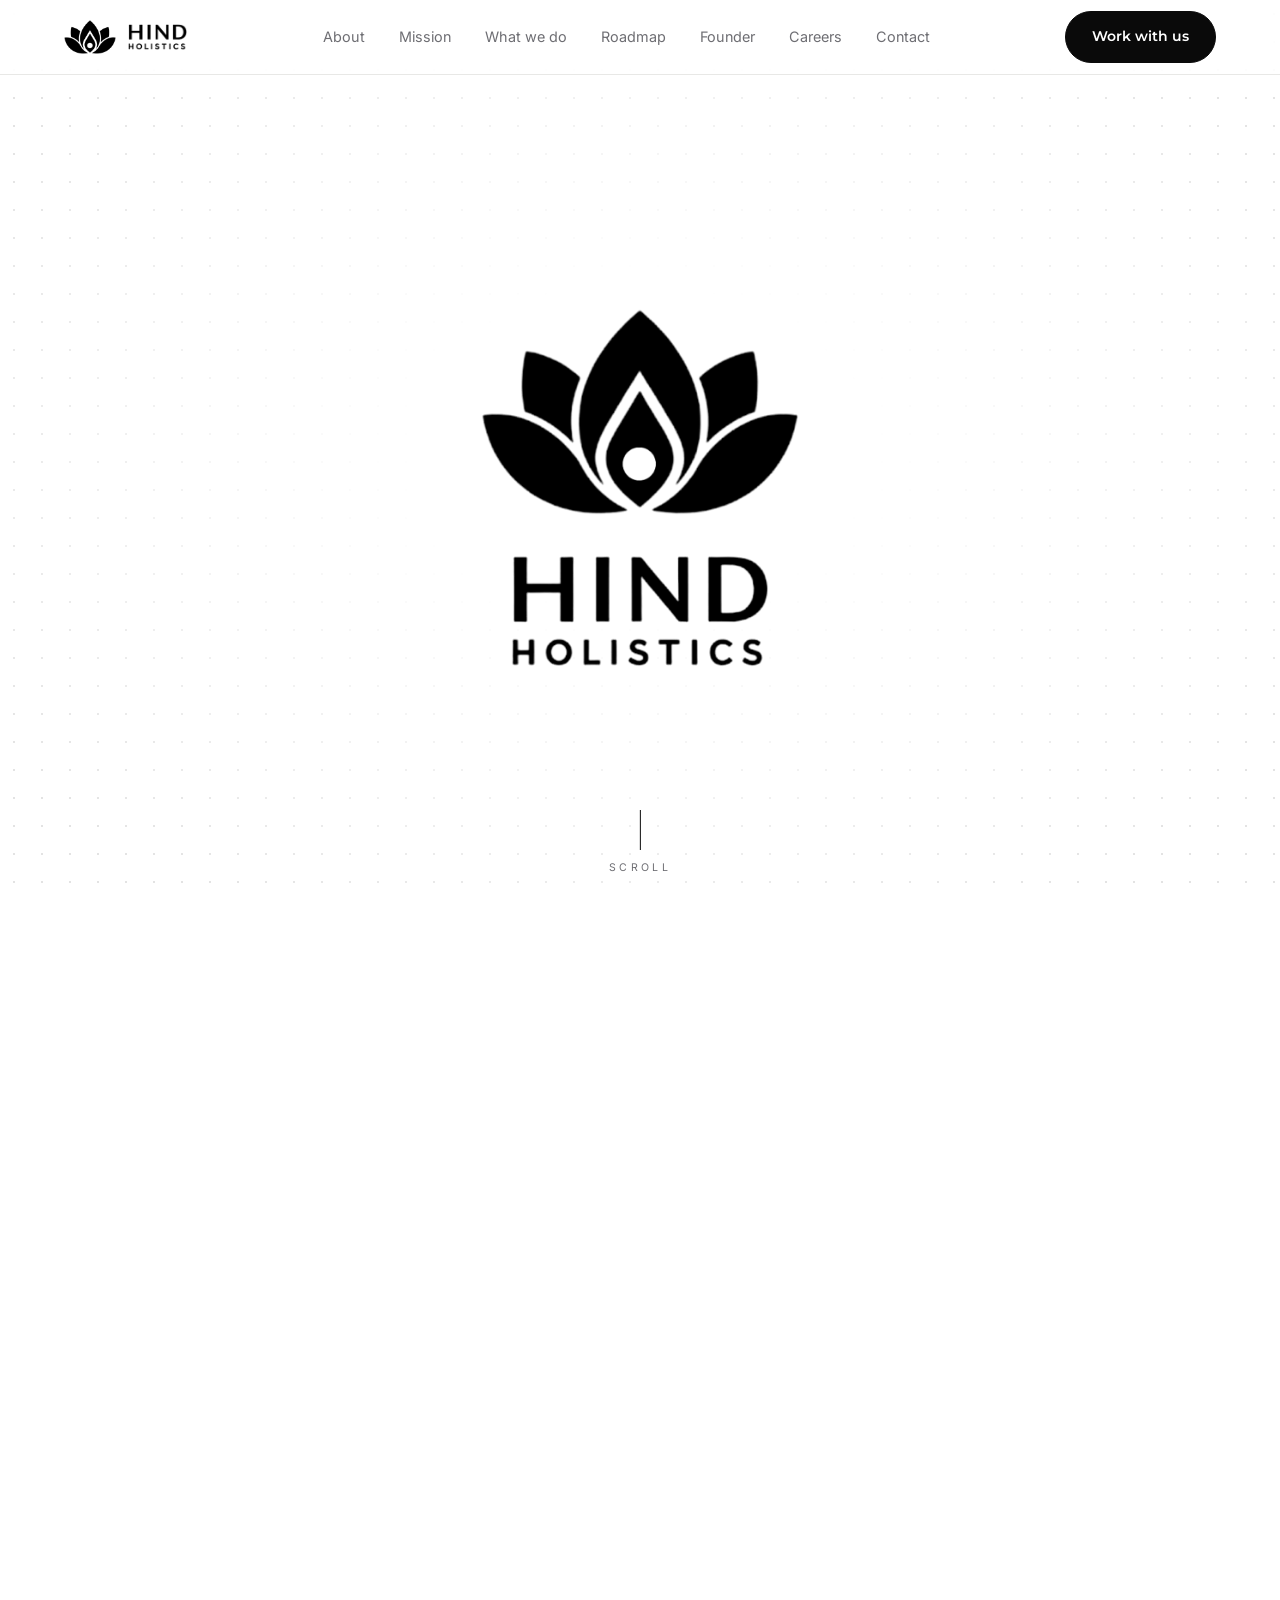
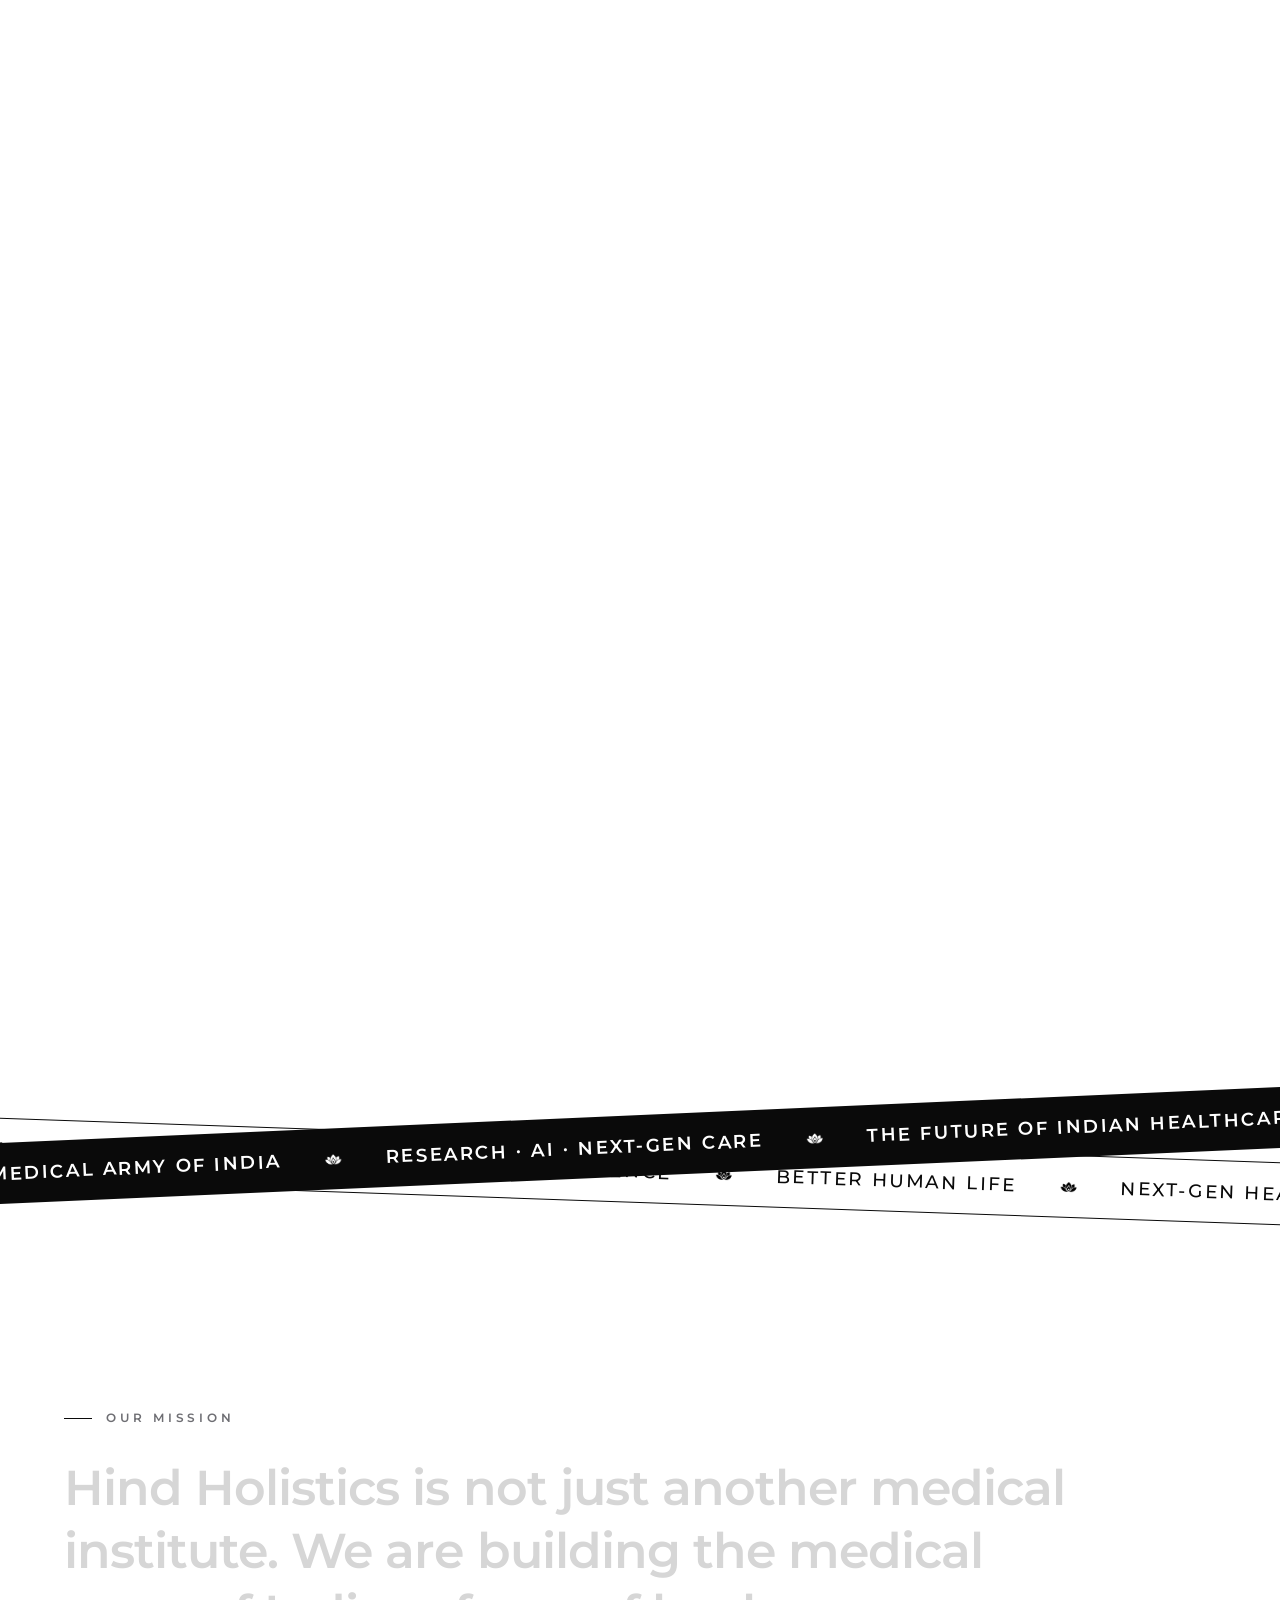
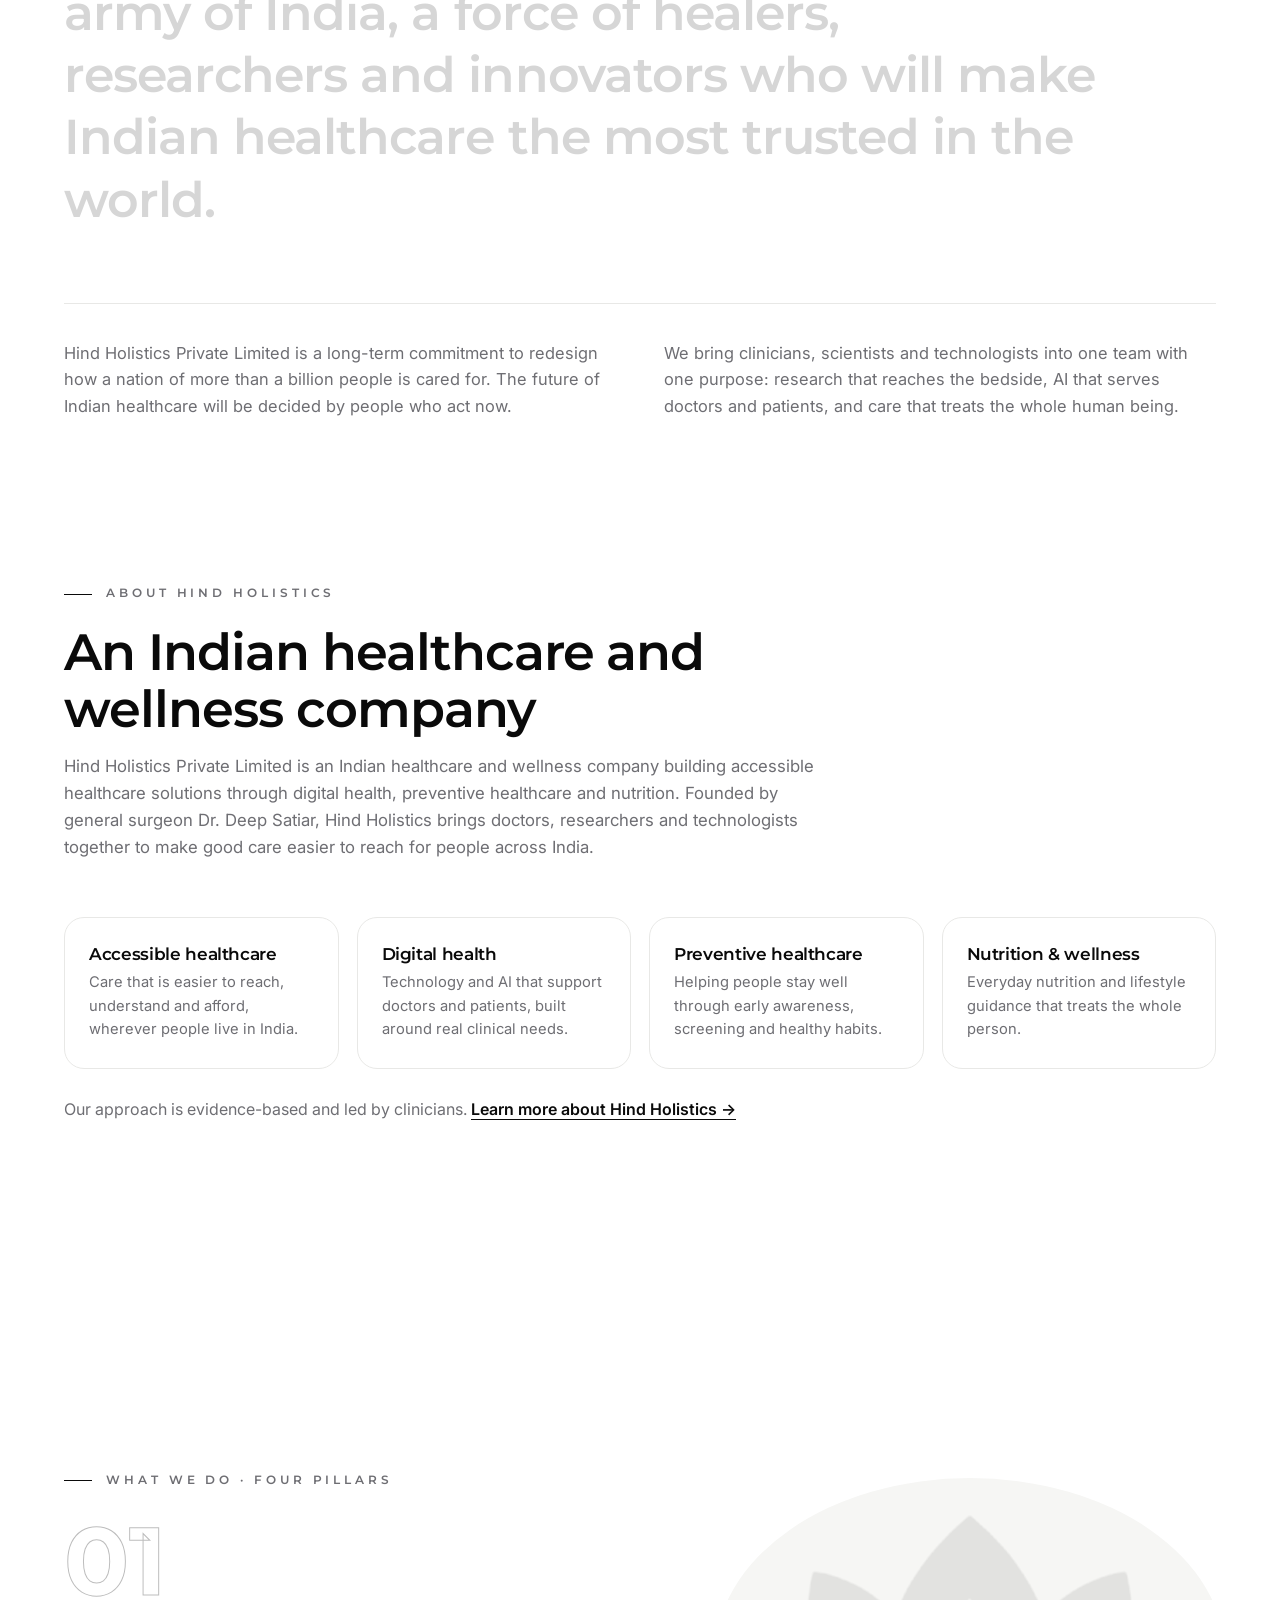
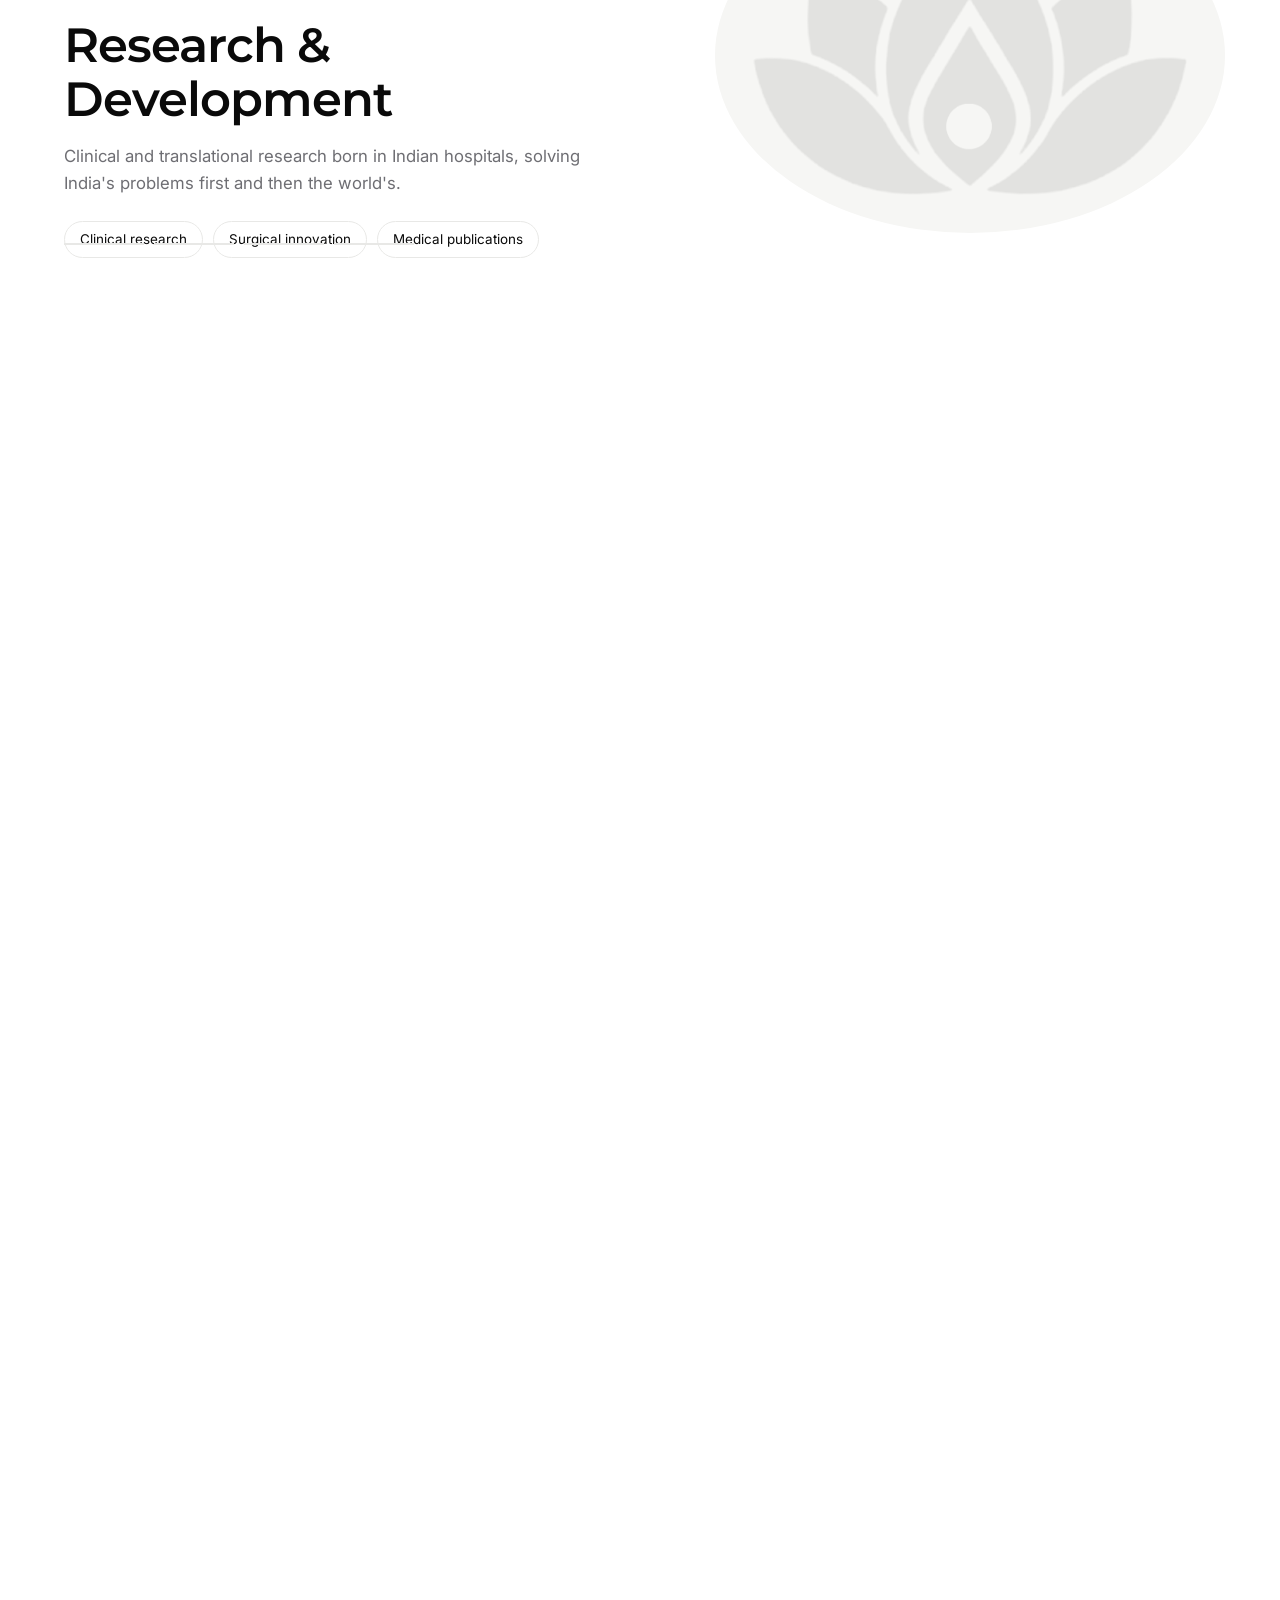
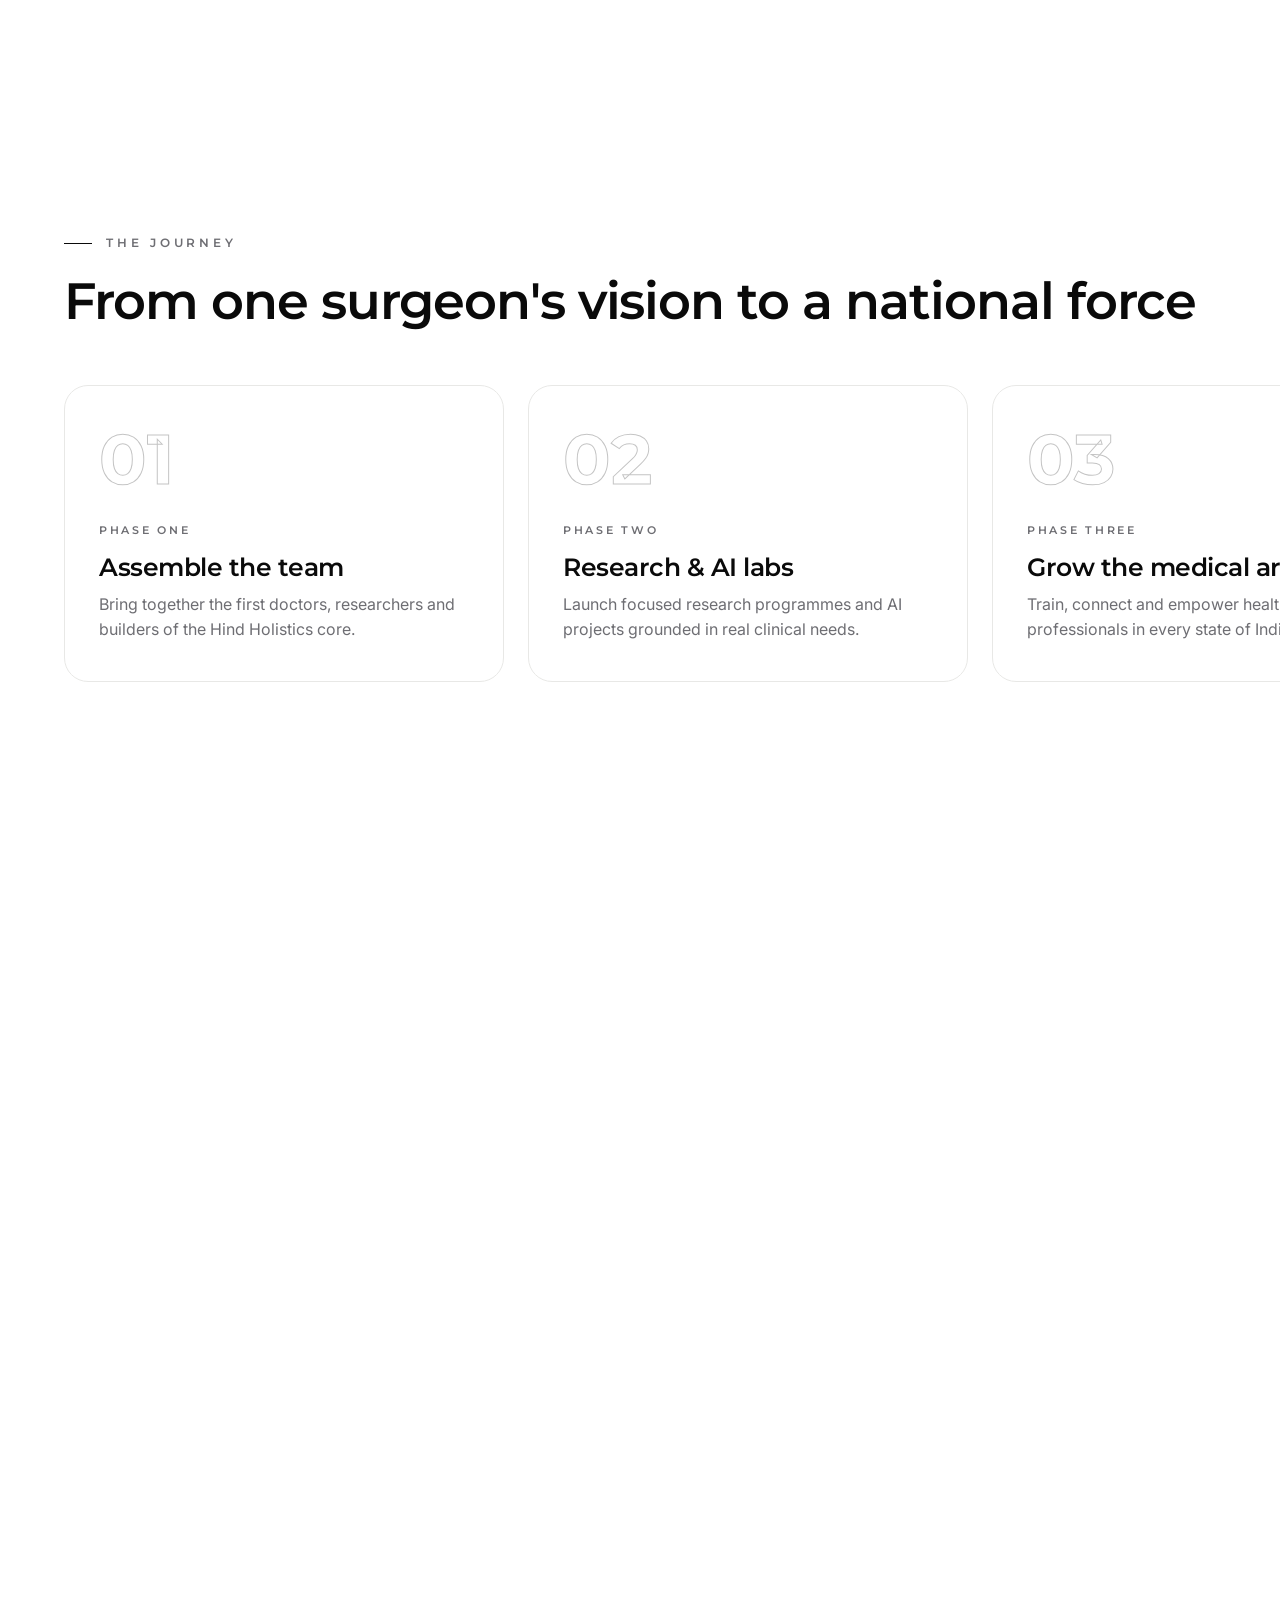
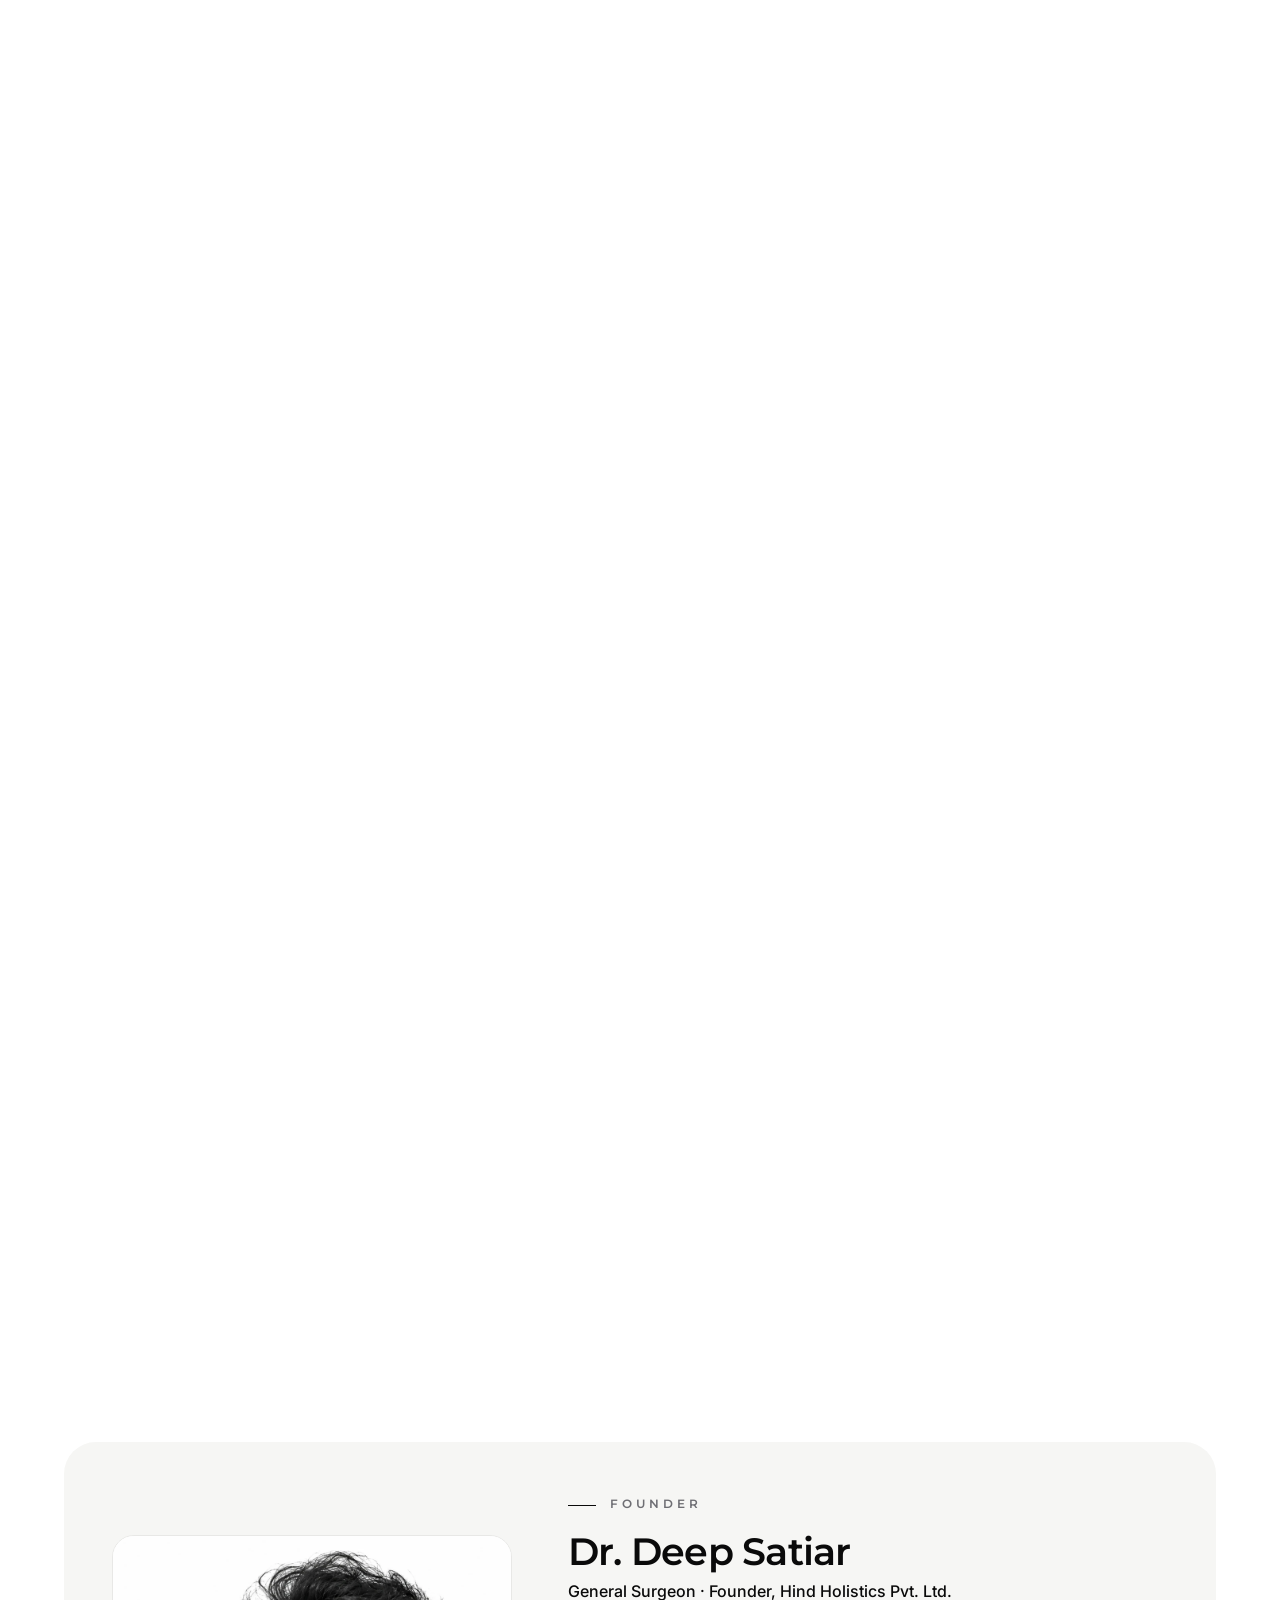
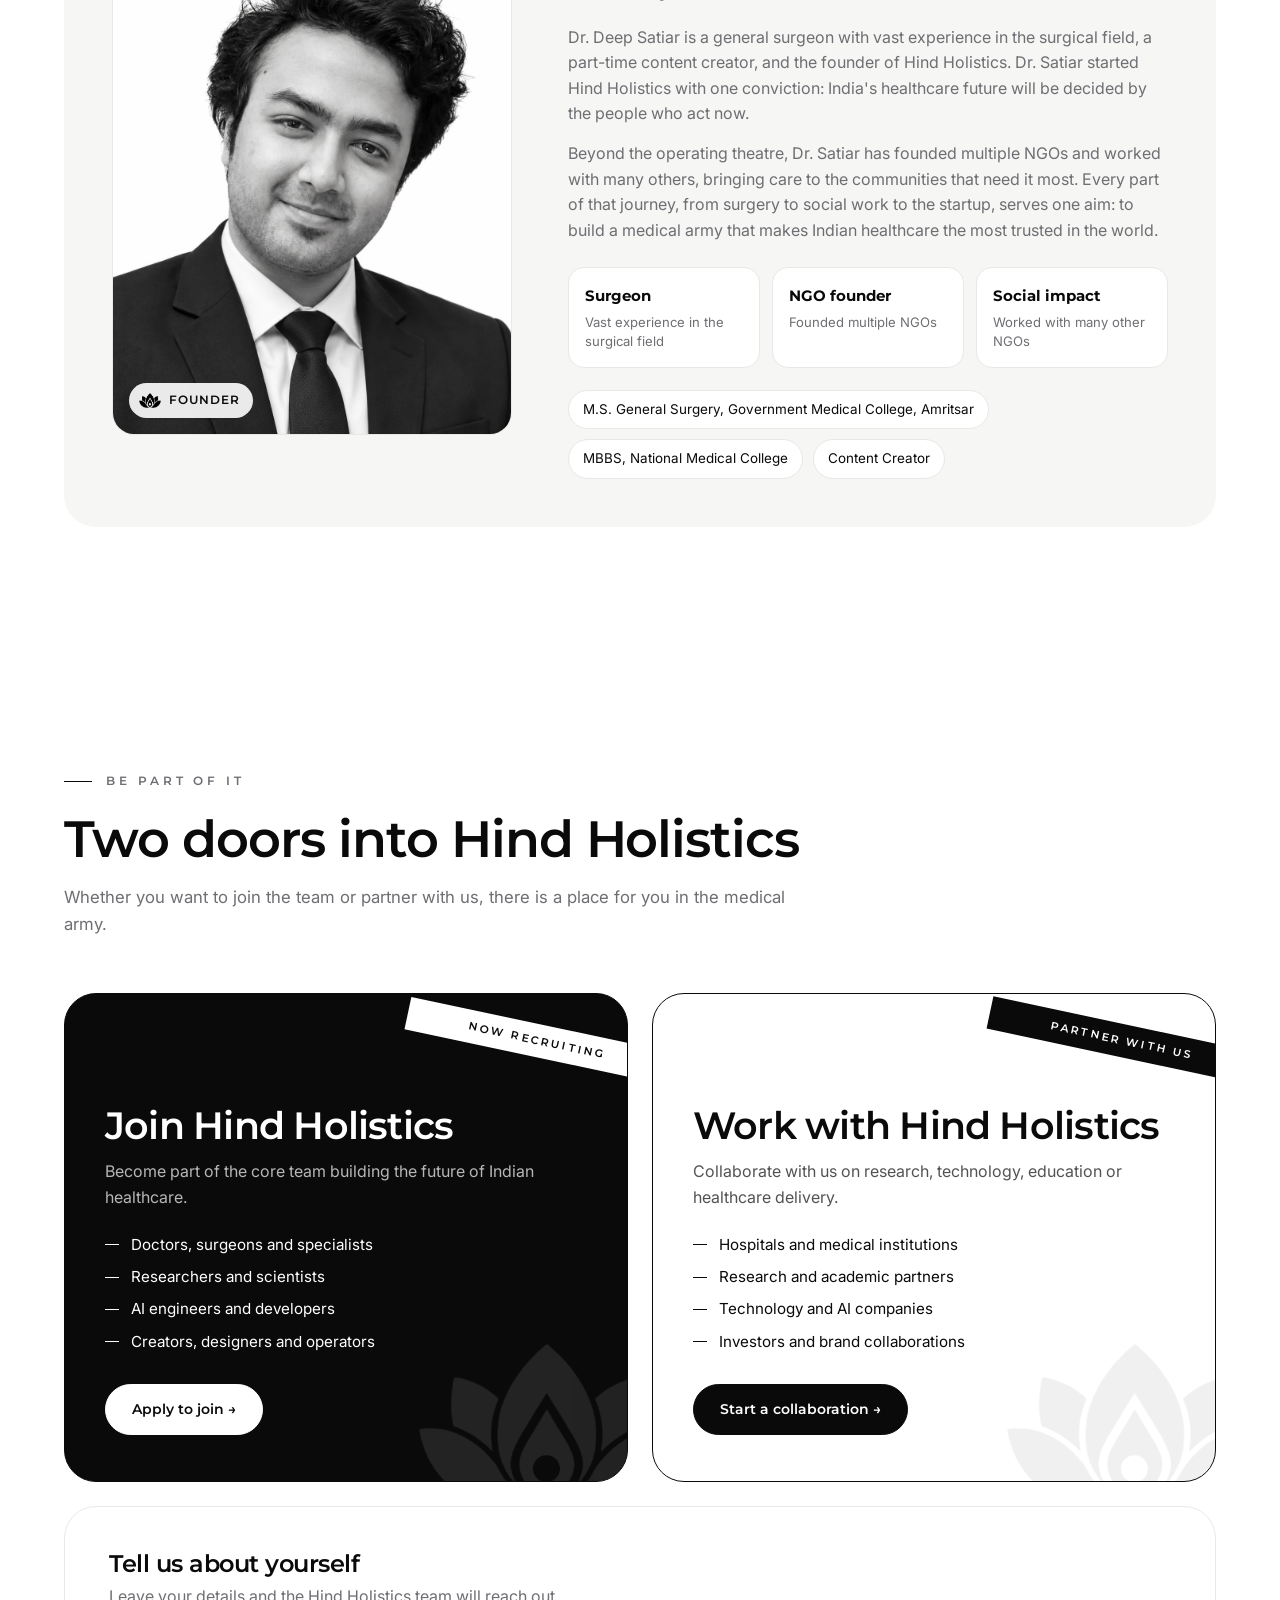
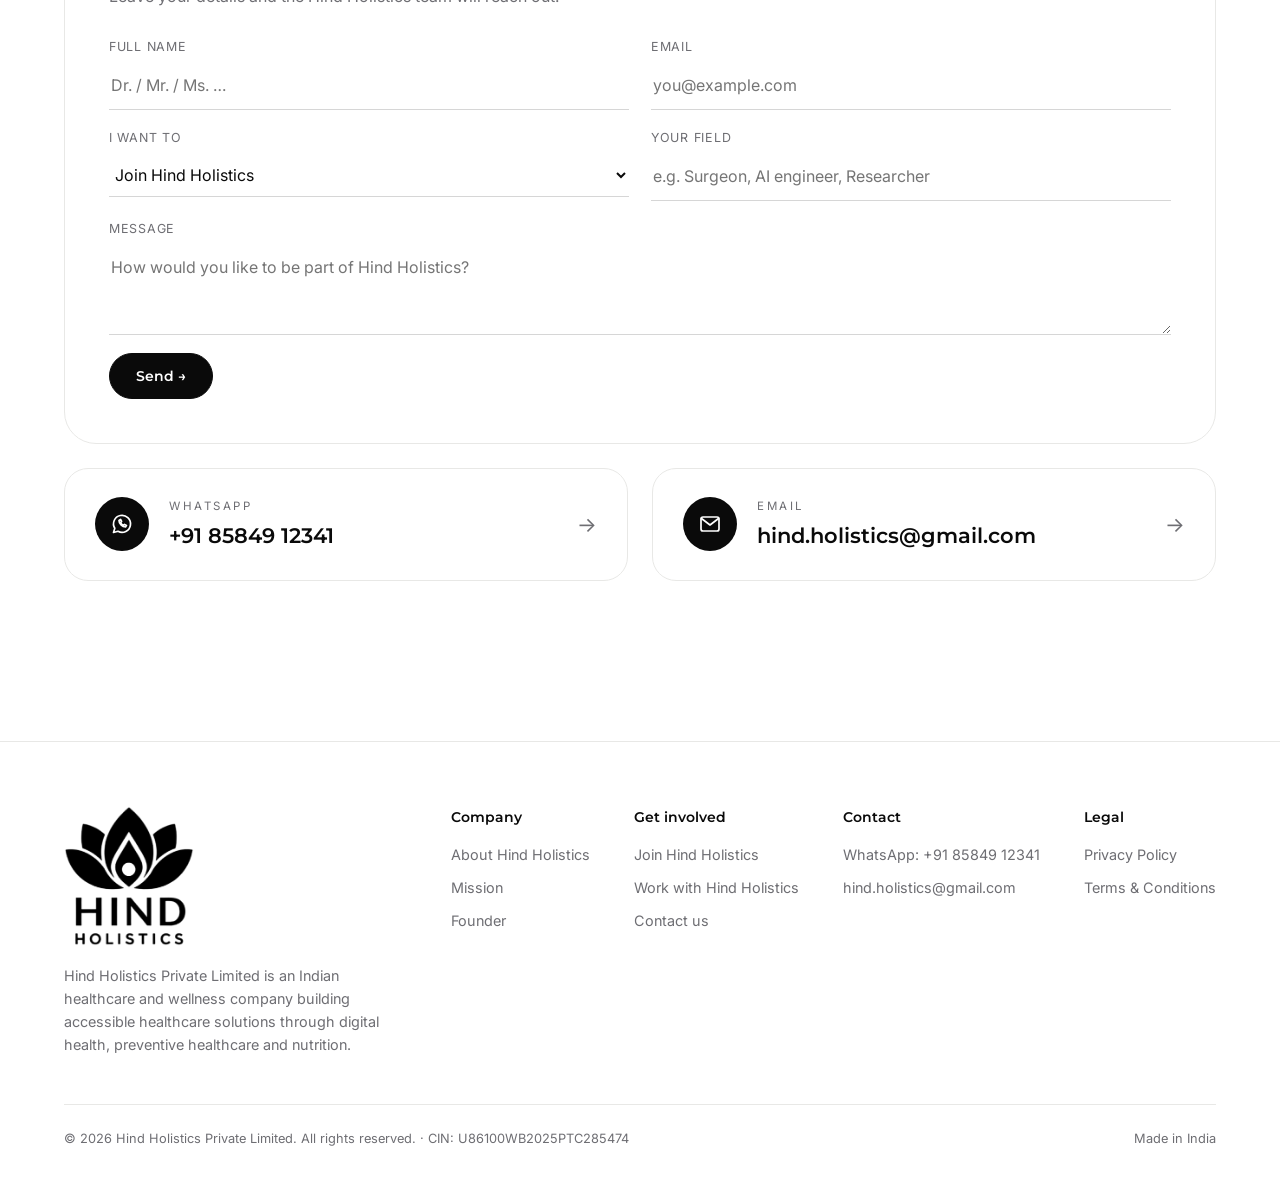
<file: index.html>
<!doctype html>
<html lang="en">
<head>
<meta charset="utf-8">
<meta name="viewport" content="width=device-width, initial-scale=1">
<title>Hind Holistics | Healthcare, Wellness &amp; Digital Health Solutions</title>
<meta name="description" content="Hind Holistics Private Limited is an Indian healthcare and wellness company building accessible healthcare solutions through digital health, preventive healthcare and nutrition.">
<meta name="author" content="Hind Holistics Private Limited">
<meta name="robots" content="index, follow, max-image-preview:large">
<!-- Google Search Console ownership verification (keep this line) -->
<meta name="google-site-verification" content="REJtQe9kww8F1ioCAKHaSQxlVZ5F4XVd1axpvlhVXW8">
<link rel="canonical" href="https://www.hindholistics.com/">
<meta name="theme-color" content="#ffffff">
<meta name="application-name" content="Hind Holistics">
<meta name="apple-mobile-web-app-title" content="Hind Holistics">

<!-- Favicons: the Hind Holistics lotus on a square (Google needs square icons, multiples of 48px) -->
<link rel="icon" href="/favicon.ico?v=2" sizes="48x48">
<link rel="icon" type="image/png" sizes="48x48" href="/favicon-48x48.png?v=2">
<link rel="icon" type="image/png" sizes="96x96" href="/favicon-96x96.png?v=2">
<link rel="icon" type="image/png" sizes="192x192" href="/favicon-192x192.png?v=2">
<link rel="apple-touch-icon" sizes="180x180" href="/apple-touch-icon.png?v=2">
<link rel="manifest" href="/site.webmanifest?v=2">

<!-- How the link looks when shared on WhatsApp, LinkedIn, Facebook, X -->
<meta property="og:type" content="website">
<meta property="og:site_name" content="Hind Holistics">
<meta property="og:title" content="Hind Holistics | Healthcare, Wellness &amp; Digital Health Solutions">
<meta property="og:description" content="Hind Holistics Private Limited is an Indian healthcare and wellness company building accessible healthcare solutions through digital health, preventive healthcare and nutrition.">
<meta property="og:url" content="https://www.hindholistics.com/">
<meta property="og:image" content="https://www.hindholistics.com/assets/logo-original.jpg">
<meta property="og:image:alt" content="Hind Holistics lotus logo">
<meta property="og:locale" content="en_IN">
<meta name="twitter:card" content="summary">
<meta name="twitter:title" content="Hind Holistics | Healthcare, Wellness &amp; Digital Health Solutions">
<meta name="twitter:description" content="Hind Holistics Private Limited is an Indian healthcare and wellness company building accessible healthcare solutions through digital health, preventive healthcare and nutrition.">
<meta name="twitter:image" content="https://www.hindholistics.com/assets/logo-original.jpg">

<!-- Structured data for Google: one connected graph (organisation, website, homepage, founder).
     Every fact here is also visible on the site. Same @id values are reused on the other pages. -->
<script type="application/ld+json">
{
  "@context": "https://schema.org",
  "@graph": [
    {
      "@type": "Organization",
      "@id": "https://www.hindholistics.com/#organization",
      "name": "Hind Holistics Private Limited",
      "legalName": "Hind Holistics Private Limited",
      "alternateName": ["Hind Holistics", "Hindholistics"],
      "url": "https://www.hindholistics.com/",
      "logo": {
        "@type": "ImageObject",
        "@id": "https://www.hindholistics.com/#logo",
        "url": "https://www.hindholistics.com/favicon-512x512.png",
        "width": 512,
        "height": 512,
        "caption": "Hind Holistics"
      },
      "image": "https://www.hindholistics.com/assets/logo-original.jpg",
      "description": "Hind Holistics Private Limited is an Indian healthcare and wellness company building accessible healthcare solutions through digital health, preventive healthcare and nutrition.",
      "identifier": {
        "@type": "PropertyValue",
        "propertyID": "CIN",
        "name": "Corporate Identification Number",
        "value": "U86100WB2025PTC285474"
      },
      "foundingDate": "2025",
      "founder": { "@id": "https://www.hindholistics.com/#founder" },
      "address": { "@type": "PostalAddress", "addressCountry": "IN" },
      "areaServed": { "@type": "Country", "name": "India" },
      "knowsAbout": ["Accessible healthcare", "Digital health", "Preventive healthcare", "Nutrition", "Wellness"],
      "email": "hind.holistics@gmail.com",
      "telephone": "+91-8584912341",
      "contactPoint": {
        "@type": "ContactPoint",
        "contactType": "customer support",
        "telephone": "+91-8584912341",
        "email": "hind.holistics@gmail.com",
        "areaServed": "IN",
        "availableLanguage": ["English", "Hindi"]
      }
    },
    {
      "@type": "Person",
      "@id": "https://www.hindholistics.com/#founder",
      "name": "Dr. Deep Satiar",
      "jobTitle": "General Surgeon and Founder",
      "image": "https://www.hindholistics.com/assets/founder.webp",
      "worksFor": { "@id": "https://www.hindholistics.com/#organization" },
      "alumniOf": [
        { "@type": "CollegeOrUniversity", "name": "Government Medical College, Amritsar" },
        { "@type": "CollegeOrUniversity", "name": "National Medical College" }
      ],
      "url": "https://www.hindholistics.com/about/"
    },
    {
      "@type": "WebSite",
      "@id": "https://www.hindholistics.com/#website",
      "name": "Hind Holistics",
      "alternateName": ["Hindholistics", "Hind Holistics Private Limited"],
      "url": "https://www.hindholistics.com/",
      "inLanguage": "en-IN",
      "publisher": { "@id": "https://www.hindholistics.com/#organization" }
    },
    {
      "@type": "WebPage",
      "@id": "https://www.hindholistics.com/#webpage",
      "url": "https://www.hindholistics.com/",
      "name": "Hind Holistics | Healthcare, Wellness & Digital Health Solutions",
      "description": "Hind Holistics Private Limited is an Indian healthcare and wellness company building accessible healthcare solutions through digital health, preventive healthcare and nutrition.",
      "isPartOf": { "@id": "https://www.hindholistics.com/#website" },
      "about": { "@id": "https://www.hindholistics.com/#organization" },
      "primaryImageOfPage": { "@id": "https://www.hindholistics.com/#logo" },
      "inLanguage": "en-IN"
    }
  ]
}
</script>
<link rel="preconnect" href="https://fonts.googleapis.com">
<link rel="preconnect" href="https://fonts.gstatic.com" crossorigin>
<link href="https://fonts.googleapis.com/css2?family=Montserrat:wght@400;500;600;700&family=Inter:wght@300;400;500;600&display=swap" rel="stylesheet">
<style>
  :root{
    --bg:#ffffff;
    --soft:#f6f6f4;
    --ink:#0a0a0a;
    --muted:#6e6e73;
    --faint:#d6d6d6;
    --line:#e8e8e6;
    --radius:24px;
    --max:1200px;
    --head:74px;
  }
  *{box-sizing:border-box;margin:0;padding:0}
  html{scroll-behavior:smooth}
  body{background:var(--bg);color:var(--ink);font-family:Inter,system-ui,sans-serif;line-height:1.6;overflow-x:hidden;-webkit-font-smoothing:antialiased}
  h1,h2,h3,h4{font-family:Montserrat,Inter,sans-serif;letter-spacing:-.02em;line-height:1.12;font-weight:600}
  a{color:inherit;text-decoration:none}
  img{display:block;max-width:100%}
  .wrap{max-width:var(--max);margin:0 auto;padding:0 24px}
  .eyebrow{font-family:Montserrat;font-size:.72rem;letter-spacing:.34em;text-transform:uppercase;color:var(--muted);font-weight:600}
  .eyebrow::before{content:"";display:inline-block;width:28px;height:1px;background:var(--ink);vertical-align:middle;margin-right:14px}

  /* minimal background: fine dot grid all around */
  .grid-bg{position:fixed;inset:0;z-index:0;pointer-events:none;background-image:radial-gradient(#dcdcdc 1px,transparent 1px);background-size:28px 28px;-webkit-mask-image:radial-gradient(ellipse at center,transparent 25%,#000 85%);mask-image:radial-gradient(ellipse at center,transparent 25%,#000 85%);opacity:.8}
  main,header,footer{position:relative;z-index:1}

  /* ---------- header ---------- */
  header{position:sticky;top:0;z-index:50;background:rgba(255,255,255,.82);backdrop-filter:blur(14px);-webkit-backdrop-filter:blur(14px);border-bottom:1px solid var(--line)}
  .nav{display:flex;align-items:center;justify-content:space-between;height:var(--head)}
  .lockup{display:flex;align-items:center;gap:12px}
  .lockup .l{height:34px;width:auto}
  .lockup .w{height:26px;width:auto}
  .nav ul{display:flex;gap:34px;list-style:none;font-size:.9rem;color:var(--muted)}
  .nav ul a{position:relative}
  .nav ul a::after{content:"";position:absolute;left:0;bottom:-4px;height:1px;width:100%;background:var(--ink);transform:scaleX(0);transform-origin:right;transition:transform .35s}
  .nav ul a:hover{color:var(--ink)}
  .nav ul a:hover::after{transform:scaleX(1);transform-origin:left}
  .btn{display:inline-flex;align-items:center;gap:10px;padding:13px 26px;border-radius:999px;font-family:Montserrat;font-weight:600;font-size:.9rem;border:1px solid var(--ink);background:var(--bg);color:var(--ink);cursor:pointer;transition:background .3s,color .3s,transform .3s}
  .btn:hover{transform:translateY(-2px)}
  .btn.dark{background:var(--ink);color:#fff}
  .btn.dark:hover{background:#2a2a2a}
  .btn.light:hover{background:var(--ink);color:#fff}
  .menu-btn{display:none;background:none;border:1px solid var(--line);color:var(--ink);border-radius:12px;width:44px;height:44px;font-size:1.2rem;cursor:pointer}

  /* ---------- hero: bloom on load, letters blow away and lotus disperses on scroll ---------- */
  .hero-pin{height:290vh;position:relative}
  .stage{position:sticky;top:var(--head);height:calc(100vh - var(--head));display:flex;align-items:center;justify-content:center;overflow:hidden}
  .hero-logo{display:flex;flex-direction:column;align-items:center;position:relative;z-index:2}
  .stack{position:relative}
  .stack img,.stack .wl{position:absolute;inset:0;width:100%;height:100%}
  .lotus-stack{width:min(320px,60vw);aspect-ratio:746/485}
  .word-stack{width:min(260px,48vw);aspect-ratio:648/285;margin-top:clamp(22px,4vw,38px)}

  /* Bloom: a closed bud rises, then each petal opens outward from its own base.
     The final frame of every petal is its exact place in the original logo. */
  .bloom-wrap{position:absolute;inset:0;transform-origin:50% 100%;animation:budGrow 1.5s cubic-bezier(.25,.8,.3,1) both}
  @keyframes budGrow{0%{transform:translateY(18%) scale(.25);opacity:0}30%{opacity:1}100%{transform:none}}
  /* thin white edge keeps overlapping petals readable while they move (invisible on white once open) */
  .petal{animation:open 1.9s cubic-bezier(.3,.75,.35,1) both;filter:drop-shadow(1.5px 0 0 #fff) drop-shadow(-1.5px 0 0 #fff) drop-shadow(0 1.5px 0 #fff) drop-shadow(0 -1.5px 0 #fff)}
  .p-c{transform-origin:50% 99%;animation-name:centerOpen;animation-duration:1.7s;animation-delay:.5s}
  .p-ul{transform-origin:30% 64%;--r:31deg;--t:15%;animation-delay:1.05s}
  .p-ur{transform-origin:69.5% 64%;--r:-31deg;--t:-15%;animation-delay:1.05s}
  .p-ll{transform-origin:45.6% 97%;--r:55deg;--t:5%;animation-delay:1.5s;animation-duration:2.1s}
  .p-lr{transform-origin:54.3% 97%;--r:-55deg;--t:-5%;animation-delay:1.5s;animation-duration:2.1s}
  /* folded: standing upright and tucked behind the centre petal; then each opens out from its base */
  @keyframes open{
    0%{transform:translateX(var(--t)) rotate(var(--r)) scale(.85,.92)}
    78%{transform:rotate(calc(var(--r) * -.05)) scale(1.01)}
    100%{transform:none}
  }
  @keyframes centerOpen{0%{transform:scale(.72,.94)}70%{transform:scale(1.02,1)}100%{transform:none}}
  .wl img{animation:letterIn 1s cubic-bezier(.2,.8,.2,1) both;animation-delay:calc(3.2s + var(--i) * .06s)}
  @keyframes letterIn{from{opacity:0;transform:translateY(20px);filter:blur(6px)}}
  @keyframes fadeUp{from{opacity:0;transform:translateY(22px)}}

  #dust{position:absolute;inset:0;width:100%;height:100%;z-index:1;pointer-events:none}
  .hero-line{position:absolute;inset:0;display:flex;flex-direction:column;align-items:center;justify-content:center;text-align:center;padding:0 24px;z-index:3;opacity:0;pointer-events:none}
  .hero-line h2{font-size:clamp(2rem,5.4vw,4.2rem);max-width:900px;font-weight:600}
  .hero-line p{color:var(--muted);max-width:600px;margin-top:20px;font-size:1.06rem}
  .scroll-hint{position:absolute;bottom:24px;left:50%;transform:translateX(-50%);font-size:.66rem;letter-spacing:.32em;text-transform:uppercase;color:var(--muted);display:flex;flex-direction:column;align-items:center;gap:10px;animation:fadeUp 1s 4s both;z-index:3}
  .scroll-hint i{width:1px;height:40px;background:var(--ink);animation:drip 2.2s infinite}
  @keyframes drip{0%{transform:scaleY(0);transform-origin:top}50%{transform:scaleY(1);transform-origin:top}51%{transform-origin:bottom}100%{transform:scaleY(0);transform-origin:bottom}}

  /* angled marquee bands */
  /* the tilted bands run past the screen edges by design; clip them sideways only so phones never scroll horizontally */
  .bands{overflow-x:clip;overflow-y:visible;position:relative;z-index:2}
  .band{position:relative;margin:30px -5vw;transform:rotate(-2.5deg);background:var(--ink);padding:16px 0;overflow:hidden;z-index:2}
  .band.alt{transform:rotate(2deg);margin-top:-66px;background:#fff;border-block:1px solid var(--ink);z-index:1}
  .band .track{display:flex;gap:44px;width:max-content;animation:marq 32s linear infinite;font-family:Montserrat;font-weight:600;font-size:1.15rem;text-transform:uppercase;letter-spacing:.14em;color:#fff}
  .band.alt .track{color:var(--ink);animation-direction:reverse;font-weight:500}
  .band .track a{display:flex;align-items:center;gap:44px}
  .band .track a::after{content:"";width:16px;height:16px;background:url(assets/lotus-sm.png) center/contain no-repeat;filter:invert(1)}
  .band.alt .track a::after{filter:none}
  @keyframes marq{to{transform:translateX(-50%)}}

  section{padding:120px 0}
  .sec-head{max-width:760px;margin-bottom:56px}
  .sec-head h2{font-size:clamp(2rem,4.2vw,3.2rem);margin:18px 0 16px}
  .sec-head p{color:var(--muted);font-size:1.05rem}

  /* mission: words fill in while scrolling */
  .mission{padding:170px 0 120px}
  .words{font-family:Montserrat;font-weight:600;font-size:clamp(1.6rem,3.8vw,3.1rem);line-height:1.28;max-width:1050px;margin-top:28px;letter-spacing:-.02em}
  .words span{color:var(--faint);transition:color .45s}
  .words span.on{color:var(--ink)}
  .words span.hl.on{text-decoration:underline;text-decoration-thickness:2px;text-underline-offset:8px}
  .mission .sub{display:grid;grid-template-columns:1fr 1fr;gap:48px;margin-top:72px;color:var(--muted);font-size:1.03rem;border-top:1px solid var(--line);padding-top:36px}

  /* pillars: pinned, the logo fills in as you scroll */
  .pin{height:400vh;position:relative;padding:0}
  .sticky{position:sticky;top:var(--head);height:calc(100vh - var(--head));display:flex;align-items:center;overflow:hidden}
  .pillar-grid{display:grid;grid-template-columns:1.1fr .9fr;gap:60px;align-items:center;width:100%}
  .pillar-text{position:relative;min-height:330px;margin-top:22px}
  .panel{position:absolute;inset:0;opacity:0;transform:translateY(36px);transition:opacity .6s,transform .6s;pointer-events:none}
  .panel.active{opacity:1;transform:none;pointer-events:auto}
  .panel .n{font-family:Montserrat;font-weight:700;font-size:clamp(3.6rem,8vw,6rem);line-height:1;color:transparent;-webkit-text-stroke:1px #bdbdbd}
  .panel h3{font-size:clamp(2rem,4vw,3rem);margin:10px 0 16px}
  .panel p{color:var(--muted);font-size:1.05rem;max-width:520px}
  .panel ul{list-style:none;display:flex;flex-wrap:wrap;gap:10px;margin-top:24px}
  .panel li{padding:7px 15px;border-radius:999px;border:1px solid var(--line);font-size:.84rem;background:#fff}
  .progress{display:flex;gap:10px}
  .progress i{height:2px;flex:1;max-width:80px;background:var(--line);position:relative;overflow:hidden}
  .progress i::after{content:"";position:absolute;inset:0;background:var(--ink);transform:scaleX(var(--f,0));transform-origin:left}
  .fill-logo{position:relative;width:100%;max-width:440px;justify-self:center}
  .fill-logo::before{content:"";position:absolute;inset:-12% -8%;border-radius:50%;background:var(--soft);z-index:-1}
  .fill-logo img{width:100%}
  .fill-logo .ghost{opacity:.08}
  .fill-logo .solid{position:absolute;inset:0;clip-path:inset(calc(100% - var(--p,0) * 100%) 0 0 0)}

  /* roadmap: sideways */
  .hpin{height:320vh;position:relative;padding:0}
  .hpin .sticky{flex-direction:column;justify-content:center;align-items:stretch}
  .hpin .sec-head{padding:0 24px;max-width:var(--max);margin:0 auto 40px;width:100%}
  .htrack{display:flex;gap:24px;padding:0 max(24px,calc((100vw - var(--max))/2 + 24px));will-change:transform}
  .hcard{flex:none;width:min(78vw,440px);padding:38px 34px;border-radius:var(--radius);background:#fff;border:1px solid var(--line);transition:border-color .3s}
  .hcard:hover{border-color:var(--ink)}
  .hcard .big{font-family:Montserrat;font-weight:700;font-size:4.4rem;line-height:1;color:transparent;-webkit-text-stroke:1px #c4c4c4;margin-bottom:22px}
  .hcard small{font-family:Montserrat;color:var(--muted);letter-spacing:.24em;text-transform:uppercase;font-size:.7rem;font-weight:600}
  .hcard h4{font-size:1.55rem;margin:12px 0 10px}
  .hcard p{color:var(--muted)}

  /* founder */
  .founder{display:grid;grid-template-columns:.8fr 1.2fr;gap:56px;align-items:center;padding:48px;border-radius:32px;background:var(--soft)}
  .portrait{aspect-ratio:4/5;border-radius:22px;background:#fff;border:1px solid var(--line);position:relative;overflow:hidden}
  .portrait img{width:100%;height:100%;object-fit:cover;object-position:50% 30%;transition:transform 1.2s cubic-bezier(.2,.8,.2,1)}
  .founder:hover .portrait img{transform:scale(1.04)}
  .portrait .badge{position:absolute;left:16px;bottom:16px;display:flex;align-items:center;gap:8px;padding:8px 14px 8px 10px;border-radius:999px;background:rgba(255,255,255,.9);backdrop-filter:blur(8px);-webkit-backdrop-filter:blur(8px);font-family:Montserrat;font-weight:600;font-size:.72rem;letter-spacing:.08em}
  .portrait .badge img{width:22px;height:auto}
  .highlights{display:grid;grid-template-columns:repeat(3,1fr);gap:12px;margin:24px 0 6px}
  .highlights div{padding:16px;border-radius:16px;background:#fff;border:1px solid var(--line)}
  .highlights b{display:block;font-family:Montserrat;font-size:.95rem;margin-bottom:4px}
  .highlights span{font-size:.82rem;color:var(--muted);line-height:1.45;display:block}
  @media (max-width:560px){.highlights{grid-template-columns:1fr}}
  .founder h3{font-size:clamp(1.8rem,3vw,2.5rem);margin:14px 0 6px}
  .founder .role{color:var(--ink);font-weight:500;margin-bottom:20px}
  .founder p{color:var(--muted);margin-bottom:14px}
  .creds{display:flex;flex-wrap:wrap;gap:10px;margin-top:22px}
  .creds span{padding:8px 14px;border-radius:999px;border:1px solid var(--line);background:#fff;font-size:.84rem}

  /* join / work */
  .split{display:grid;grid-template-columns:1fr 1fr;gap:24px}
  .cta-card{position:relative;padding:110px 40px 46px;border-radius:32px;overflow:hidden;border:1px solid var(--ink)}
  .cta-card.join{background:var(--ink);color:#fff}
  .cta-card.work{background:#fff}
  .cta-card .angle{position:absolute;top:30px;right:-42px;transform:rotate(12deg);padding:8px 62px;font-family:Montserrat;font-weight:600;font-size:.68rem;letter-spacing:.22em;text-transform:uppercase}
  .cta-card.join .angle{background:#fff;color:var(--ink)}
  .cta-card.work .angle{background:var(--ink);color:#fff}
  .cta-card .mark{position:absolute;right:-50px;bottom:-30px;width:260px;opacity:.06}
  .cta-card.join .mark{filter:invert(1);opacity:.1}
  .cta-card h3{font-size:clamp(1.8rem,3vw,2.4rem);margin-bottom:12px}
  .cta-card p{margin-bottom:22px;max-width:440px;opacity:.7}
  .cta-card ul{list-style:none;margin-bottom:30px;display:grid;gap:8px;position:relative}
  .cta-card li{font-size:.95rem;display:flex;gap:12px;align-items:center}
  .cta-card li::before{content:"";width:14px;height:1px;background:currentColor}
  .cta-card.join .btn{background:#fff;color:var(--ink);border-color:#fff}

  .form-box{margin-top:24px;padding:44px;border-radius:32px;border:1px solid var(--line);background:#fff}
  .form-box h3{font-size:1.5rem;margin-bottom:6px}
  .form-box > p{color:var(--muted);margin-bottom:28px}
  form{display:grid;grid-template-columns:1fr 1fr;gap:18px 22px}
  .field{display:flex;flex-direction:column;gap:6px}
  .field.full{grid-column:1/-1}
  label{font-size:.78rem;color:var(--muted);letter-spacing:.06em;text-transform:uppercase}
  input,select,textarea{font:inherit;color:var(--ink);background:transparent;border:none;border-bottom:1px solid var(--faint);padding:10px 2px;outline:none;border-radius:0;transition:border-color .2s}
  input:focus,select:focus,textarea:focus{border-color:var(--ink)}
  textarea{min-height:90px;resize:vertical}
  .form-note{grid-column:1/-1;font-size:.9rem;display:none}

  .contact{display:grid;grid-template-columns:1fr 1fr;gap:24px;margin-top:24px}
  .contact a{display:flex;align-items:center;gap:20px;padding:28px 30px;border-radius:24px;border:1px solid var(--line);background:#fff;transition:border-color .3s,transform .3s}
  .contact a:hover{border-color:var(--ink);transform:translateY(-3px)}
  .contact .ic{width:54px;height:54px;flex:none;border-radius:50%;background:var(--ink);display:grid;place-items:center}
  .contact .ic svg{width:24px;height:24px;fill:none;stroke:#fff;stroke-width:1.7;stroke-linecap:round;stroke-linejoin:round}
  .contact small{display:block;font-size:.72rem;letter-spacing:.22em;text-transform:uppercase;color:var(--muted);margin-bottom:4px}
  .contact b{font-family:Montserrat;font-weight:600;font-size:clamp(1.05rem,2vw,1.3rem);word-break:break-all}
  .contact .go{margin-left:auto;font-size:1.3rem;color:var(--muted);transition:transform .3s,color .3s}
  .contact a:hover .go{transform:translateX(4px);color:var(--ink)}
  @media (max-width:760px){.contact{grid-template-columns:1fr}.contact a{padding:22px}}
  .foot nav a.plain{word-break:break-all}

  footer{border-top:1px solid var(--line);padding:64px 0 40px;margin-top:40px;background:#fff}
  .foot{display:flex;justify-content:space-between;gap:40px;flex-wrap:wrap}
  .foot .logo{width:130px;height:auto}
  .foot p{color:var(--muted);font-size:.9rem;max-width:340px;margin-top:18px}
  .foot nav{display:flex;gap:44px;flex-wrap:wrap}
  .foot nav div{display:grid;gap:10px;align-content:start;font-size:.9rem;color:var(--muted)}
  .foot nav b{color:var(--ink);font-family:Montserrat;font-weight:600;margin-bottom:4px}
  .foot nav a:hover{color:var(--ink)}
  .copy{margin-top:48px;padding-top:24px;border-top:1px solid var(--line);display:flex;justify-content:space-between;flex-wrap:wrap;gap:12px;color:var(--muted);font-size:.8rem}

  .reveal{opacity:0;transform:translateY(30px);transition:opacity .9s ease,transform .9s ease}
  .reveal.in{opacity:1;transform:none}

  /* visually hidden but read by search engines and screen readers */
  .sr-only{position:absolute;width:1px;height:1px;padding:0;margin:-1px;overflow:hidden;clip:rect(0,0,0,0);white-space:nowrap;border:0}

  /* About Hind Holistics block */
  .about-hh{padding:40px 0 120px}
  .focus{display:grid;grid-template-columns:repeat(4,1fr);gap:18px}
  .focus article{padding:26px 24px;border-radius:20px;background:#fff;border:1px solid var(--line)}
  .focus h3{font-size:1.08rem;margin-bottom:8px}
  .focus p{color:var(--muted);font-size:.92rem}
  .about-more{margin-top:28px;color:var(--muted)}
  .about-more a{color:var(--ink);font-weight:600;border-bottom:1px solid var(--ink)}
  img{height:auto}

  @media (max-width:980px){
    .focus{grid-template-columns:1fr 1fr}
    .founder,.split,.mission .sub{grid-template-columns:1fr}
    .pillar-grid{grid-template-columns:1fr;gap:20px}
    .fill-logo{max-width:180px;order:-1}
    .founder{padding:28px}
  }
  @media (max-width:760px){
    :root{--head:66px}
    .wrap{padding:0 16px}
    .nav ul,.nav .btn{display:none}
    .menu-btn{display:block}
    .lockup .l{height:30px}.lockup .w{height:22px}
    .nav.open ul{display:flex;flex-direction:column;position:absolute;top:var(--head);left:0;right:0;background:#fff;padding:24px 16px;gap:18px;border-bottom:1px solid var(--line)}
    section{padding:80px 0}
    .focus{grid-template-columns:1fr}
    .about-hh{padding:20px 0 80px}
    form{grid-template-columns:1fr}
    .form-box,.cta-card{padding-left:22px;padding-right:22px}
    .band .track{font-size:.95rem}
    .hpin .sec-head{padding:0 16px}
    .htrack{padding:0 16px}
    .pillar-text{min-height:350px}
  }
  @media (prefers-reduced-motion:reduce){
    *{animation:none!important;transition:none!important}
    .reveal{opacity:1;transform:none}
    .words span{color:var(--ink)}
    .hero-pin{height:auto}
    .stage{position:relative;top:0}
    .hero-line{position:relative;opacity:1;inset:auto;margin-top:40px}
    .stage{flex-direction:column}
  }
</style>
</head>
<body>

<div class="grid-bg" aria-hidden="true"></div>

<header>
  <div class="wrap nav" id="nav">
    <a href="/" class="lockup" aria-label="Hind Holistics home">
      <img class="l" src="assets/lotus-sm.png" alt="" width="52" height="34">
      <img class="w" src="assets/wordmark-sm.png" alt="Hind Holistics" width="59" height="26">
    </a>
    <ul>
      <li><a href="/about/">About</a></li>
      <li><a href="#mission">Mission</a></li>
      <li><a href="#pillars">What we do</a></li>
      <li><a href="#roadmap">Roadmap</a></li>
      <li><a href="#founder">Founder</a></li>
      <li><a href="#join">Careers</a></li>
      <li><a href="#contact">Contact</a></li>
    </ul>
    <a href="#work" class="btn dark">Work with us</a>
    <button class="menu-btn" aria-label="Open menu" onclick="document.getElementById('nav').classList.toggle('open')">☰</button>
  </div>
</header>

<main id="top">
  <!-- HERO: the lotus blooms on load; on scroll the letters blow away and the lotus disperses -->
  <section class="hero-pin" id="hero" style="padding:0">
    <div class="stage" id="stage">
      <canvas id="dust" aria-hidden="true"></canvas>
      <!-- Main page heading for search engines and screen readers; the logo below shows the same name visually -->
      <h1 class="sr-only">Hind Holistics: healthcare, wellness and digital health company in India</h1>
      <div class="hero-logo" role="img" aria-label="Hind Holistics logo">
        <!-- the five petals are exact cut-outs of the original logo; together they are the unchanged logo -->
        <div class="stack lotus-stack" id="lotusStack">
          <div class="bloom-wrap">
            <img class="petal p-ll" src="assets/layers/petal-ll.png" alt="">
            <img class="petal p-lr" src="assets/layers/petal-lr.png" alt="">
            <img class="petal p-ul" src="assets/layers/petal-ul.png" alt="">
            <img class="petal p-ur" src="assets/layers/petal-ur.png" alt="">
            <img class="petal p-c"  src="assets/layers/petal-c.png" alt="">
          </div>
        </div>
        <div class="stack word-stack" id="wordStack"></div>
      </div>
      <div class="hero-line" id="heroLine">
        <h2>Building the medical army of India.</h2>
        <p>Research, artificial intelligence and next-generation care, working together for every life in India and, from India, for the world.</p>
      </div>
      <div class="scroll-hint" id="hint"><i></i>Scroll</div>
    </div>
  </section>

  <div class="bands" aria-hidden="true">
  <div class="band" aria-hidden="true">
    <div class="track">
      <a>The Medical Army of India</a><a>Research · AI · Next-Gen Care</a><a>The Future of Indian Healthcare</a><a>Made in India, for the World</a>
      <a>The Medical Army of India</a><a>Research · AI · Next-Gen Care</a><a>The Future of Indian Healthcare</a><a>Made in India, for the World</a>
    </div>
  </div>
  <div class="band alt" aria-hidden="true">
    <div class="track">
      <a>Research &amp; Development</a><a>Artificial Intelligence</a><a>Better Human Life</a><a>Next-Gen Healthcare</a>
      <a>Research &amp; Development</a><a>Artificial Intelligence</a><a>Better Human Life</a><a>Next-Gen Healthcare</a>
    </div>
  </div>
  </div>

  <!-- MISSION -->
  <section class="mission" id="mission">
    <div class="wrap">
      <span class="eyebrow">Our mission</span>
      <p class="words" id="words">Hind Holistics is not just another medical institute. We are building the *medical *army *of *India, a force of healers, researchers and innovators who will make Indian healthcare the most trusted in the world.</p>
      <div class="sub">
        <p class="reveal">Hind Holistics Private Limited is a long-term commitment to redesign how a nation of more than a billion people is cared for. The future of Indian healthcare will be decided by people who act now.</p>
        <p class="reveal">We bring clinicians, scientists and technologists into one team with one purpose: research that reaches the bedside, AI that serves doctors and patients, and care that treats the whole human being.</p>
      </div>
    </div>
  </section>

  <!-- ABOUT (plain-language summary of who Hind Holistics is) -->
  <section class="about-hh" id="about">
    <div class="wrap">
      <div class="sec-head reveal">
        <span class="eyebrow">About Hind Holistics</span>
        <h2>An Indian healthcare and wellness company</h2>
        <p>Hind Holistics Private Limited is an Indian healthcare and wellness company building accessible healthcare solutions through digital health, preventive healthcare and nutrition. Founded by general surgeon Dr. Deep Satiar, Hind Holistics brings doctors, researchers and technologists together to make good care easier to reach for people across India.</p>
      </div>
      <div class="focus reveal">
        <article><h3>Accessible healthcare</h3><p>Care that is easier to reach, understand and afford, wherever people live in India.</p></article>
        <article><h3>Digital health</h3><p>Technology and AI that support doctors and patients, built around real clinical needs.</p></article>
        <article><h3>Preventive healthcare</h3><p>Helping people stay well through early awareness, screening and healthy habits.</p></article>
        <article><h3>Nutrition &amp; wellness</h3><p>Everyday nutrition and lifestyle guidance that treats the whole person.</p></article>
      </div>
      <p class="about-more reveal">Our approach is evidence-based and led by clinicians. <a href="/about/">Learn more about Hind Holistics →</a></p>
    </div>
  </section>

  <!-- PILLARS -->
  <section class="pin" id="pillars">
    <div class="sticky">
      <div class="wrap pillar-grid">
        <div>
          <span class="eyebrow">What we do · four pillars</span>
          <div class="pillar-text">
            <div class="panel active">
              <div class="n">01</div>
              <h3>Research &amp; Development</h3>
              <p>Clinical and translational research born in Indian hospitals, solving India's problems first and then the world's.</p>
              <ul><li>Clinical research</li><li>Surgical innovation</li><li>Medical publications</li></ul>
            </div>
            <div class="panel">
              <div class="n">02</div>
              <h3>AI in Healthcare</h3>
              <p>Intelligent tools for diagnosis, surgery and hospital operations, built with doctors rather than just for them.</p>
              <ul><li>Clinical decision support</li><li>Medical imaging</li><li>Smart hospital systems</li></ul>
            </div>
            <div class="panel">
              <div class="n">03</div>
              <h3>Better Human Life</h3>
              <p>A holistic approach to prevention, recovery and longevity that cares for the whole person, not only the disease.</p>
              <ul><li>Prevention</li><li>Recovery &amp; rehab</li><li>Longevity</li></ul>
            </div>
            <div class="panel">
              <div class="n">04</div>
              <h3>Next-Gen Healthcare</h3>
              <p>New models of care, training and delivery that bring world-class medicine to every corner of India.</p>
              <ul><li>Medical education</li><li>Digital care</li><li>India to the world</li></ul>
            </div>
          </div>
          <div class="progress" id="progress"><i></i><i></i><i></i><i></i></div>
        </div>
        <div class="fill-logo" id="fillLogo" aria-hidden="true">
          <img class="ghost" src="assets/lotus.png" alt="">
          <img class="solid" src="assets/lotus.png" alt="">
        </div>
      </div>
    </div>
  </section>

  <!-- ROADMAP -->
  <section class="hpin" id="roadmap">
    <div class="sticky">
      <div class="sec-head">
        <span class="eyebrow">The journey</span>
        <h2>From one surgeon's vision to a national force</h2>
      </div>
      <div class="htrack" id="htrack">
        <article class="hcard"><div class="big">01</div><small>Phase one</small><h4>Assemble the team</h4><p>Bring together the first doctors, researchers and builders of the Hind Holistics core.</p></article>
        <article class="hcard"><div class="big">02</div><small>Phase two</small><h4>Research &amp; AI labs</h4><p>Launch focused research programmes and AI projects grounded in real clinical needs.</p></article>
        <article class="hcard"><div class="big">03</div><small>Phase three</small><h4>Grow the medical army</h4><p>Train, connect and empower healthcare professionals in every state of India.</p></article>
        <article class="hcard"><div class="big">04</div><small>Phase four</small><h4>India to the world</h4><p>Take Indian healthcare innovation to a global stage and set the standard others follow.</p></article>
      </div>
    </div>
  </section>

  <!-- FOUNDER -->
  <section id="founder">
    <div class="wrap">
      <div class="founder reveal">
        <div class="portrait">
          <img src="assets/founder.webp" alt="Dr. Deep Satiar, general surgeon and founder of Hind Holistics" width="1254" height="1254" loading="lazy" decoding="async">
          <span class="badge"><img src="assets/lotus-sm.png" alt="" width="22" height="14">FOUNDER</span>
        </div>
        <div>
          <span class="eyebrow">Founder</span>
          <h3>Dr. Deep Satiar</h3>
          <div class="role">General Surgeon · Founder, Hind Holistics Pvt. Ltd.</div>
          <p>Dr. Deep Satiar is a general surgeon with vast experience in the surgical field, a part-time content creator, and the founder of Hind Holistics. Dr. Satiar started Hind Holistics with one conviction: India's healthcare future will be decided by the people who act now.</p>
          <p>Beyond the operating theatre, Dr. Satiar has founded multiple NGOs and worked with many others, bringing care to the communities that need it most. Every part of that journey, from surgery to social work to the startup, serves one aim: to build a medical army that makes Indian healthcare the most trusted in the world.</p>
          <div class="highlights">
            <div><b>Surgeon</b><span>Vast experience in the surgical field</span></div>
            <div><b>NGO founder</b><span>Founded multiple NGOs</span></div>
            <div><b>Social impact</b><span>Worked with many other NGOs</span></div>
          </div>
          <div class="creds">
            <span>M.S. General Surgery, Government Medical College, Amritsar</span>
            <span>MBBS, National Medical College</span>
            <span>Content Creator</span>
          </div>
        </div>
      </div>
    </div>
  </section>

  <!-- JOIN / WORK -->
  <section id="join">
    <div class="wrap">
      <div class="sec-head reveal">
        <span class="eyebrow">Be part of it</span>
        <h2>Two doors into Hind Holistics</h2>
        <p>Whether you want to join the team or partner with us, there is a place for you in the medical army.</p>
      </div>
      <div class="split">
        <div class="cta-card join reveal">
          <span class="angle">Now recruiting</span>
          <img class="mark" src="assets/lotus.png" alt="" loading="lazy" decoding="async">
          <h3>Join Hind Holistics</h3>
          <p>Become part of the core team building the future of Indian healthcare.</p>
          <ul>
            <li>Doctors, surgeons and specialists</li>
            <li>Researchers and scientists</li>
            <li>AI engineers and developers</li>
            <li>Creators, designers and operators</li>
          </ul>
          <a href="#apply" class="btn" data-type="Join Hind Holistics">Apply to join →</a>
        </div>
        <div class="cta-card work reveal" id="work">
          <span class="angle">Partner with us</span>
          <img class="mark" src="assets/lotus.png" alt="" loading="lazy" decoding="async">
          <h3>Work with Hind Holistics</h3>
          <p>Collaborate with us on research, technology, education or healthcare delivery.</p>
          <ul>
            <li>Hospitals and medical institutions</li>
            <li>Research and academic partners</li>
            <li>Technology and AI companies</li>
            <li>Investors and brand collaborations</li>
          </ul>
          <a href="#apply" class="btn dark" data-type="Work with Hind Holistics">Start a collaboration →</a>
        </div>
      </div>

      <div class="form-box reveal" id="apply">
        <h3>Tell us about yourself</h3>
        <p>Leave your details and the Hind Holistics team will reach out.</p>
        <!-- Netlify Forms: when hosted on Netlify, every submission is saved and emailed to you. -->
        <form id="form" name="contact" method="POST" data-netlify="true" netlify-honeypot="bot-field">
          <input type="hidden" name="form-name" value="contact">
          <p style="display:none"><label>Leave empty <input name="bot-field"></label></p>
          <div class="field"><label for="name">Full name</label><input id="name" name="name" required placeholder="Dr. / Mr. / Ms. …"></div>
          <div class="field"><label for="email">Email</label><input id="email" name="email" type="email" required placeholder="you@example.com"></div>
          <div class="field"><label for="type">I want to</label>
            <select id="type" name="type"><option>Join Hind Holistics</option><option>Work with Hind Holistics</option><option>Just say hello</option></select></div>
          <div class="field"><label for="role">Your field</label><input id="role" name="role" placeholder="e.g. Surgeon, AI engineer, Researcher"></div>
          <div class="field full"><label for="msg">Message</label><textarea id="msg" name="message" placeholder="How would you like to be part of Hind Holistics?"></textarea></div>
          <div class="field full"><button class="btn dark" type="submit" style="align-self:flex-start">Send →</button></div>
          <p class="form-note" id="note">Thank you. Your message has been noted, and the team will be in touch.</p>
        </form>
      </div>

      <!-- CONTACT -->
      <div class="contact reveal" id="contact">
        <a href="https://wa.me/918584912341" target="_blank" rel="noopener">
          <span class="ic"><svg viewBox="0 0 24 24"><path d="M3.5 20.5l1.3-4.2A8.5 8.5 0 1 1 8 19.3z"/><path d="M9 8.5c0 3.3 3.2 6.5 6.5 6.5l1-1.6-2-1-1 .9c-1.2-.5-2.3-1.6-2.8-2.8l.9-1-1-2z"/></svg></span>
          <span><small>WhatsApp</small><b>+91 85849 12341</b></span>
          <span class="go">→</span>
        </a>
        <a href="mailto:hind.holistics@gmail.com">
          <span class="ic"><svg viewBox="0 0 24 24"><rect x="3" y="5" width="18" height="14" rx="2"/><path d="M3.5 6.5l8.5 6.5 8.5-6.5"/></svg></span>
          <span><small>Email</small><b>hind.holistics@gmail.com</b></span>
          <span class="go">→</span>
        </a>
      </div>
    </div>
  </section>
</main>

<footer>
  <div class="wrap">
    <div class="foot">
      <div>
        <a href="/"><img class="logo" src="assets/logo-sm.png" alt="Hind Holistics" width="130" height="140" loading="lazy" decoding="async"></a>
        <p>Hind Holistics Private Limited is an Indian healthcare and wellness company building accessible healthcare solutions through digital health, preventive healthcare and nutrition.</p>
      </div>
      <nav aria-label="Footer">
        <div><b>Company</b><a href="/about/">About Hind Holistics</a><a href="#mission">Mission</a><a href="#founder">Founder</a></div>
        <div><b>Get involved</b><a href="#join">Join Hind Holistics</a><a href="#work">Work with Hind Holistics</a><a href="/contact/">Contact us</a></div>
        <div><b>Contact</b><a href="https://wa.me/918584912341" target="_blank" rel="noopener">WhatsApp: +91 85849 12341</a><a class="plain" href="mailto:hind.holistics@gmail.com">hind.holistics@gmail.com</a></div>
        <div><b>Legal</b><a href="/privacy-policy/">Privacy Policy</a><a href="/terms/">Terms &amp; Conditions</a></div>
      </nav>
    </div>
    <div class="copy">
      <span>© <span id="yr"></span> Hind Holistics Private Limited. All rights reserved. · CIN: U86100WB2025PTC285474</span>
      <span>Made in India</span>
    </div>
  </div>
</footer>

<script>
document.getElementById('yr').textContent = new Date().getFullYear();
const clamp = (v, a = 0, b = 1) => Math.min(b, Math.max(a, v));
const headH = () => document.querySelector('header').offsetHeight;

/* split mission text into words (words marked * get underlined) */
const wordsEl = document.getElementById('words');
wordsEl.innerHTML = wordsEl.textContent.trim().split(/\s+/).map(w =>
  w.startsWith('*') ? `<span class="hl">${w.slice(1)}</span>` : `<span>${w}</span>`).join(' ');
const words = [...wordsEl.children];

const reduce = matchMedia('(prefers-reduced-motion: reduce)').matches;
const ease = t => t*t*(3 - 2*t);
const rnd = (a, b) => a + Math.random()*(b - a);

/* ---------- hero letters: each letter of the original wordmark is its own layer ---------- */
// horizontal centre of each letter within the wordmark (0–1), in reading order: H I N D / H O L I S T I C S
const letterX = [.13,.36,.58,.875, .05,.19,.31,.40,.49,.61,.71,.81,.93];
const wordStack = document.getElementById('wordStack');
const letters = letterX.map((cx, i) => {
  const s = document.createElement('span'); s.className = 'wl'; s.style.setProperty('--i', i);
  s.innerHTML = `<img src="assets/layers/w-${String(i+1).padStart(2,'0')}.png" alt="">`;
  wordStack.appendChild(s);
  const side = cx - .5;
  return { el:s, dx: side*2.4 + rnd(-.25,.25), dy: rnd(-.55,.25), rot: rnd(-50,50), delay: (1 - Math.abs(side)*2) * .08 + rnd(0,.05) };
});

/* ---------- lotus dust: particles sampled from the real logo pixels ---------- */
const stage = document.getElementById('stage'), lotusStack = document.getElementById('lotusStack');
const dust = document.getElementById('dust'), dctx = dust.getContext('2d');
const heroPin = document.getElementById('hero'), heroLine = document.getElementById('heroLine'), hint = document.getElementById('hint');
let parts = [], dustOK = false, dpr = 1;
const lotusImg = new Image(); lotusImg.src = 'assets/lotus.png';

function buildDust(){
  dpr = Math.min(2, devicePixelRatio || 1);
  const sr = stage.getBoundingClientRect(), lr = lotusStack.getBoundingClientRect();
  dust.width = sr.width*dpr; dust.height = sr.height*dpr;
  const w = Math.round(lr.width*dpr), h = Math.round(lr.height*dpr);
  if (!w || !h || !lotusImg.complete) return;
  const off = document.createElement('canvas'); off.width = w; off.height = h;
  const o = off.getContext('2d'); o.drawImage(lotusImg, 0, 0, w, h);
  let data;
  try { data = o.getImageData(0, 0, w, h).data; dustOK = true; }
  catch (e) { dustOK = false; return; } // opened straight from disk: use a simple fade instead
  const step = Math.max(2, Math.round(2*dpr)), ox = (lr.left - sr.left)*dpr, oy = (lr.top - sr.top)*dpr;
  const cx = w/2, cy = h*.62, maxR = Math.hypot(w/2, h*.62);
  parts = [];
  for (let y = 0; y < h; y += step) for (let x = 0; x < w; x += step) {
    const a = data[(y*w + x)*4 + 3]; if (a < 50) continue;
    const ang = Math.atan2(y - cy, x - cx) + rnd(-.6,.6), r = Math.hypot(x - cx, y - cy) / maxR;
    const dist = rnd(.25, 1) * Math.max(sr.width, sr.height) * dpr * .55;
    parts.push({ x: ox + x, y: oy + y, a: a/255, vx: Math.cos(ang)*dist, vy: Math.sin(ang)*dist*.7,
      d: (1 - r) * .4 + rnd(0,.12), f: rnd(1,3), s: step });
  }
}
lotusImg.onload = buildDust;

function drawDust(pc){
  dctx.clearRect(0, 0, dust.width, dust.height);
  if (pc <= 0) return;
  dctx.fillStyle = '#0a0a0a';
  const lift = 90*dpr;
  for (const p of parts) {
    const t = clamp((pc - p.d) / .5), e = ease(t);
    const x = p.x + p.vx*e + Math.sin(e*Math.PI*p.f)*18*dpr;
    const y = p.y + p.vy*e - e*e*lift;
    dctx.globalAlpha = p.a * (1 - e) ;
    const s = p.s * (1 - e*.5);
    dctx.fillRect(x, y, s, s);
  }
  dctx.globalAlpha = 1;
}

function heroScene(){
  const P = reduce ? 0 : progressOf(heroPin);
  // 1. letters are blown away (0 → .32)
  letters.forEach(l => {
    const e = ease(clamp((P - .02 - l.delay) / .26));
    l.el.style.transform = `translate(${l.dx*e*100}%, ${l.dy*e*300}%) rotate(${l.rot*e}deg)`;
    l.el.style.opacity = 1 - e;
    l.el.style.filter = e ? `blur(${e*5}px)` : '';
  });
  // 2. the lotus disperses into the field (.2 → .78)
  const pc = clamp((P - .2) / .58);
  if (dustOK) {
    lotusStack.style.opacity = pc > 0 ? 0 : 1;
    drawDust(pc);
  } else {
    lotusStack.style.opacity = 1 - pc;
    lotusStack.style.filter = pc ? `blur(${pc*14}px)` : '';
    lotusStack.style.transform = `scale(${1 + pc*.4})`;
  }
  // 3. the line appears where the lotus was (.58 → .78)
  const lt = ease(clamp((P - .58) / .2));
  heroLine.style.opacity = lt;
  heroLine.style.transform = `translateY(${(1 - lt)*30}px)`;
  hint.style.opacity = 1 - clamp(P / .06);
}
addEventListener('resize', () => { buildDust(); heroScene(); });

const pin = document.getElementById('pillars'), panels = [...pin.querySelectorAll('.panel')];
const bars = [...document.querySelectorAll('#progress i')], fillLogo = document.getElementById('fillLogo');
const hpin = document.getElementById('roadmap'), htrack = document.getElementById('htrack');
let current = 0;

function progressOf(el){ // 0 → 1 while a pinned section scrolls past
  const r = el.getBoundingClientRect(), h = headH();
  return clamp((h - r.top) / (r.height - (innerHeight - h)));
}

function onScroll(){
  const vh = innerHeight;

  heroScene();

  // mission words fill in
  const r = wordsEl.getBoundingClientRect();
  const lit = Math.round(clamp((vh*.85 - r.top) / (r.height + vh*.35)) * words.length);
  words.forEach((w,i) => w.classList.toggle('on', i < lit));

  // pillars: panels change, logo fills from the bottom up
  const pp = progressOf(pin);
  fillLogo.style.setProperty('--p', pp.toFixed(3));
  bars.forEach((b,i) => b.style.setProperty('--f', clamp(pp*4 - i)));
  const idx = Math.min(3, Math.floor(pp * 4));
  if (idx !== current){ current = idx; panels.forEach((p,i) => p.classList.toggle('active', i === idx)); }

  // roadmap moves sideways
  const dist = htrack.scrollWidth - innerWidth;
  htrack.style.transform = `translateX(${-Math.max(0,dist) * progressOf(hpin)}px)`;
}
let ticking = false;
addEventListener('scroll', () => { if (!ticking){ ticking = true; requestAnimationFrame(() => { onScroll(); ticking = false; }); } }, {passive:true});
addEventListener('resize', onScroll);
onScroll();

const io = new IntersectionObserver(es => es.forEach(e => { if (e.isIntersecting){ e.target.classList.add('in'); io.unobserve(e.target); } }), {threshold:.12});
document.querySelectorAll('.reveal').forEach(el => io.observe(el));

document.querySelectorAll('[data-type]').forEach(b => b.addEventListener('click', () => { document.getElementById('type').value = b.dataset.type; }));
document.querySelectorAll('.nav ul a').forEach(a => a.addEventListener('click', () => document.getElementById('nav').classList.remove('open')));

/* form: sends to Netlify Forms without leaving the page */
document.getElementById('form').addEventListener('submit', async e => {
  e.preventDefault();
  const form = e.target, note = document.getElementById('note'), btn = form.querySelector('button[type=submit]');
  btn.disabled = true;
  try {
    const r = await fetch('/', { method:'POST', headers:{'Content-Type':'application/x-www-form-urlencoded'},
      body: new URLSearchParams(new FormData(form)).toString() });
    if (!r.ok) throw new Error(r.status);
    note.textContent = 'Thank you. Your message has reached the Hind Holistics team, and we will be in touch.';
    form.reset();
  } catch (err) {
    note.textContent = 'Sorry, the message could not be sent right now. Please reach us on WhatsApp (+91 85849 12341) or at hind.holistics@gmail.com.';
  }
  note.style.display = 'block'; btn.disabled = false;
});
</script>
</body>
</html>
</file>
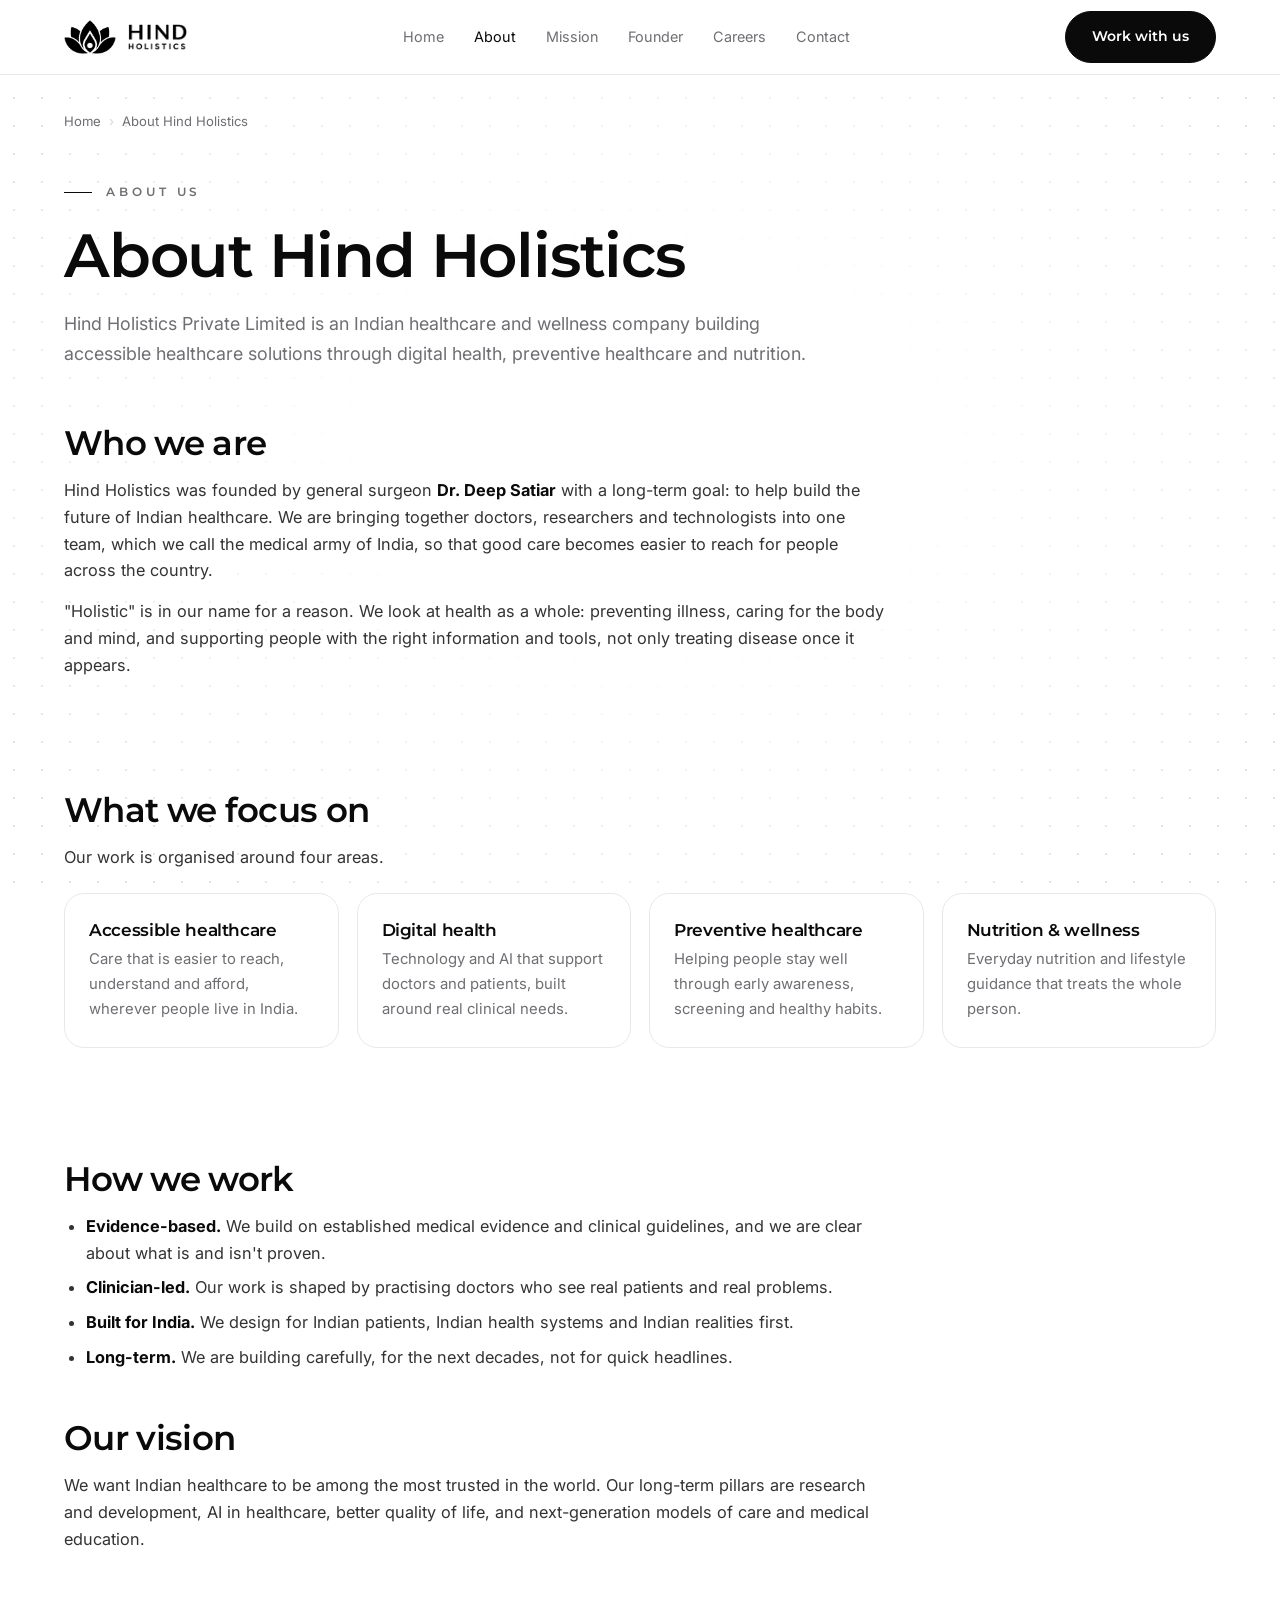
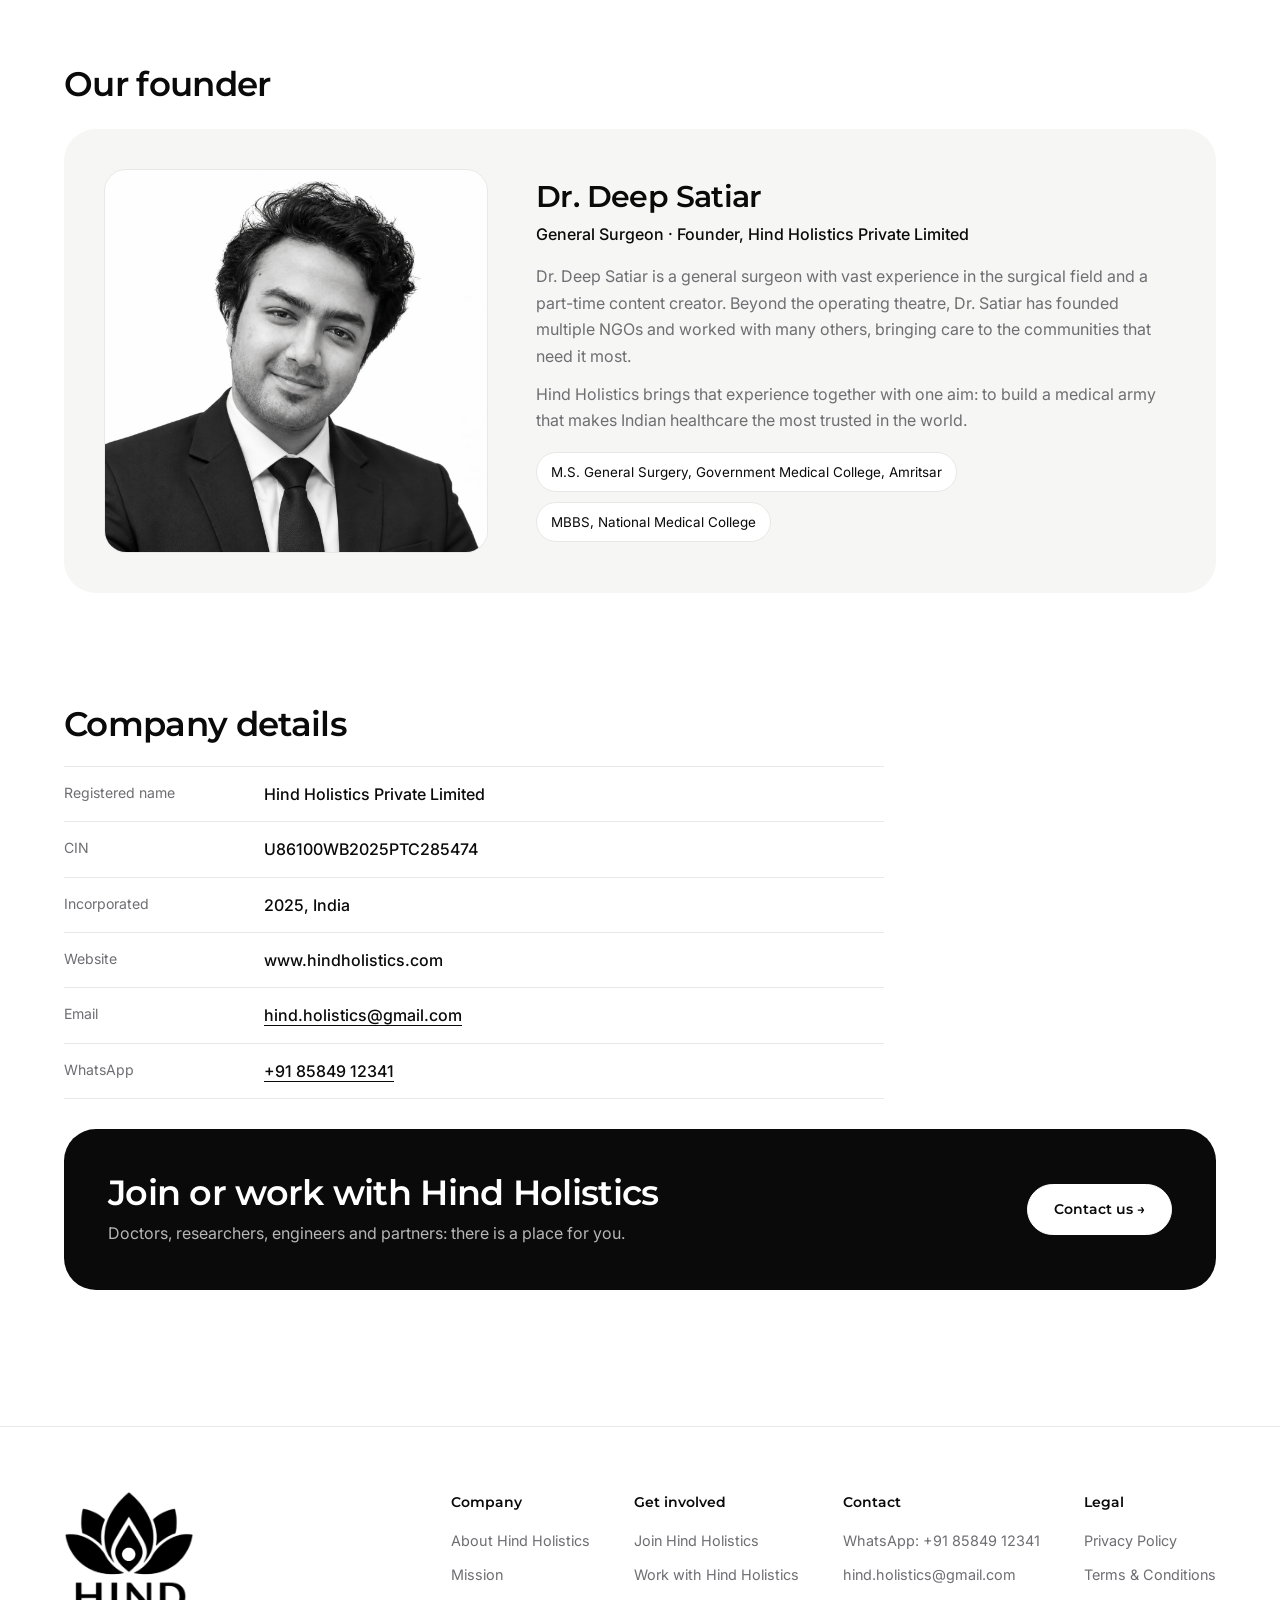
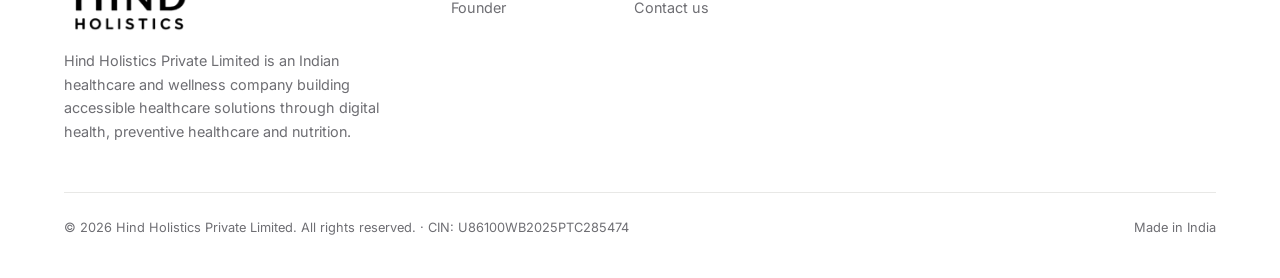
<file: about/index.html>
<!doctype html>
<html lang="en-IN">
<head>
<meta charset="utf-8">
<meta name="viewport" content="width=device-width, initial-scale=1">
<title>About Hind Holistics | Indian Healthcare &amp; Wellness Company</title>
<meta name="description" content="About Hind Holistics Private Limited, an Indian healthcare and wellness company founded by surgeon Dr. Deep Satiar, focused on digital health and preventive care.">
<meta name="robots" content="index, follow, max-image-preview:large">
<link rel="canonical" href="https://www.hindholistics.com/about/">
<meta name="theme-color" content="#ffffff">
<link rel="icon" href="/favicon.ico?v=2" sizes="48x48">
<link rel="icon" type="image/png" sizes="192x192" href="/favicon-192x192.png?v=2">
<link rel="apple-touch-icon" sizes="180x180" href="/apple-touch-icon.png?v=2">
<link rel="manifest" href="/site.webmanifest?v=2">
<meta property="og:type" content="website">
<meta property="og:site_name" content="Hind Holistics">
<meta property="og:title" content="About Hind Holistics | Indian Healthcare &amp; Wellness Company">
<meta property="og:description" content="Who we are, what we focus on, and the founder behind Hind Holistics Private Limited.">
<meta property="og:url" content="https://www.hindholistics.com/about/">
<meta property="og:image" content="https://www.hindholistics.com/assets/logo-original.jpg">
<meta property="og:image:alt" content="Hind Holistics lotus logo">
<meta property="og:locale" content="en_IN">
<meta name="twitter:card" content="summary">
<meta name="twitter:title" content="About Hind Holistics">
<meta name="twitter:description" content="Who we are, what we focus on, and the founder behind Hind Holistics Private Limited.">
<meta name="twitter:image" content="https://www.hindholistics.com/assets/logo-original.jpg">
<script type="application/ld+json">
{
  "@context": "https://schema.org",
  "@graph": [
    {
      "@type": "AboutPage",
      "@id": "https://www.hindholistics.com/about/#webpage",
      "url": "https://www.hindholistics.com/about/",
      "name": "About Hind Holistics | Indian Healthcare & Wellness Company",
      "description": "About Hind Holistics Private Limited: an Indian healthcare and wellness company founded by general surgeon Dr. Deep Satiar, focused on digital health, preventive care and nutrition.",
      "isPartOf": { "@id": "https://www.hindholistics.com/#website" },
      "about": { "@id": "https://www.hindholistics.com/#organization" },
      "mainEntity": { "@id": "https://www.hindholistics.com/#organization" },
      "breadcrumb": { "@id": "https://www.hindholistics.com/about/#breadcrumb" },
      "inLanguage": "en-IN"
    },
    {
      "@type": "BreadcrumbList",
      "@id": "https://www.hindholistics.com/about/#breadcrumb",
      "itemListElement": [
        { "@type": "ListItem", "position": 1, "name": "Home", "item": "https://www.hindholistics.com/" },
        { "@type": "ListItem", "position": 2, "name": "About Hind Holistics", "item": "https://www.hindholistics.com/about/" }
      ]
    },
    {
      "@type": "Organization",
      "@id": "https://www.hindholistics.com/#organization",
      "name": "Hind Holistics Private Limited",
      "legalName": "Hind Holistics Private Limited",
      "alternateName": ["Hind Holistics", "Hindholistics"],
      "url": "https://www.hindholistics.com/",
      "logo": "https://www.hindholistics.com/favicon-512x512.png",
      "identifier": { "@type": "PropertyValue", "propertyID": "CIN", "value": "U86100WB2025PTC285474" },
      "foundingDate": "2025",
      "founder": { "@id": "https://www.hindholistics.com/#founder" },
      "email": "hind.holistics@gmail.com",
      "telephone": "+91-8584912341"
    },
    {
      "@type": "Person",
      "@id": "https://www.hindholistics.com/#founder",
      "name": "Dr. Deep Satiar",
      "jobTitle": "General Surgeon and Founder",
      "image": "https://www.hindholistics.com/assets/founder.webp",
      "worksFor": { "@id": "https://www.hindholistics.com/#organization" },
      "alumniOf": [
        { "@type": "CollegeOrUniversity", "name": "Government Medical College, Amritsar" },
        { "@type": "CollegeOrUniversity", "name": "National Medical College" }
      ]
    }
  ]
}
</script>
<link rel="preconnect" href="https://fonts.googleapis.com">
<link rel="preconnect" href="https://fonts.gstatic.com" crossorigin>
<link href="https://fonts.googleapis.com/css2?family=Montserrat:wght@400;500;600;700&family=Inter:wght@300;400;500;600&display=swap" rel="stylesheet">
<link rel="stylesheet" href="/assets/css/site.css">
</head>
<body>
<div class="grid-bg" aria-hidden="true"></div>

<header>
  <div class="wrap nav" id="nav">
    <a href="/" class="lockup" aria-label="Hind Holistics home">
      <img class="l" src="/assets/lotus-sm.png" alt="" width="52" height="34">
      <img class="w" src="/assets/wordmark-sm.png" alt="Hind Holistics" width="59" height="26">
    </a>
    <ul>
      <li><a href="/">Home</a></li>
      <li><a href="/about/" aria-current="page">About</a></li>
      <li><a href="/#mission">Mission</a></li>
      <li><a href="/#founder">Founder</a></li>
      <li><a href="/#join">Careers</a></li>
      <li><a href="/contact/">Contact</a></li>
    </ul>
    <a href="/#work" class="btn dark">Work with us</a>
    <button class="menu-btn" aria-label="Open menu" onclick="document.getElementById('nav').classList.toggle('open')">☰</button>
  </div>
</header>

<main>
  <div class="wrap">
    <nav class="crumbs" aria-label="Breadcrumb"><ol><li><a href="/">Home</a></li><li aria-current="page">About Hind Holistics</li></ol></nav>
    <div class="page-head">
      <span class="eyebrow">About us</span>
      <h1>About Hind Holistics</h1>
      <p class="lead">Hind Holistics Private Limited is an Indian healthcare and wellness company building accessible healthcare solutions through digital health, preventive healthcare and nutrition.</p>
    </div>
  </div>

  <section style="padding-top:0">
    <div class="wrap">
      <div class="prose narrow">
        <h2>Who we are</h2>
        <p>Hind Holistics was founded by general surgeon <strong>Dr. Deep Satiar</strong> with a long-term goal: to help build the future of Indian healthcare. We are bringing together doctors, researchers and technologists into one team, which we call the medical army of India, so that good care becomes easier to reach for people across the country.</p>
        <p>"Holistic" is in our name for a reason. We look at health as a whole: preventing illness, caring for the body and mind, and supporting people with the right information and tools, not only treating disease once it appears.</p>
      </div>
    </div>
  </section>

  <section>
    <div class="wrap">
      <div class="prose narrow"><h2>What we focus on</h2><p>Our work is organised around four areas.</p></div>
      <div class="card-grid">
        <article class="card"><h3>Accessible healthcare</h3><p>Care that is easier to reach, understand and afford, wherever people live in India.</p></article>
        <article class="card"><h3>Digital health</h3><p>Technology and AI that support doctors and patients, built around real clinical needs.</p></article>
        <article class="card"><h3>Preventive healthcare</h3><p>Helping people stay well through early awareness, screening and healthy habits.</p></article>
        <article class="card"><h3>Nutrition &amp; wellness</h3><p>Everyday nutrition and lifestyle guidance that treats the whole person.</p></article>
      </div>
    </div>
  </section>

  <section>
    <div class="wrap">
      <div class="prose narrow">
        <h2>How we work</h2>
        <ul>
          <li><strong>Evidence-based.</strong> We build on established medical evidence and clinical guidelines, and we are clear about what is and isn't proven.</li>
          <li><strong>Clinician-led.</strong> Our work is shaped by practising doctors who see real patients and real problems.</li>
          <li><strong>Built for India.</strong> We design for Indian patients, Indian health systems and Indian realities first.</li>
          <li><strong>Long-term.</strong> We are building carefully, for the next decades, not for quick headlines.</li>
        </ul>
        <h2>Our vision</h2>
        <p>We want Indian healthcare to be among the most trusted in the world. Our long-term pillars are research and development, AI in healthcare, better quality of life, and next-generation models of care and medical education.</p>
      </div>
    </div>
  </section>

  <section>
    <div class="wrap">
      <div class="prose narrow"><h2>Our founder</h2></div>
      <div class="founder">
        <img src="/assets/founder.webp" alt="Dr. Deep Satiar, general surgeon and founder of Hind Holistics" width="1254" height="1254" loading="lazy" decoding="async">
        <div>
          <h3>Dr. Deep Satiar</h3>
          <div class="role">General Surgeon · Founder, Hind Holistics Private Limited</div>
          <p>Dr. Deep Satiar is a general surgeon with vast experience in the surgical field and a part-time content creator. Beyond the operating theatre, Dr. Satiar has founded multiple NGOs and worked with many others, bringing care to the communities that need it most.</p>
          <p>Hind Holistics brings that experience together with one aim: to build a medical army that makes Indian healthcare the most trusted in the world.</p>
          <div class="tags">
            <span>M.S. General Surgery, Government Medical College, Amritsar</span>
            <span>MBBS, National Medical College</span>
          </div>
        </div>
      </div>
    </div>
  </section>

  <section>
    <div class="wrap">
      <div class="prose narrow">
        <h2>Company details</h2>
        <dl class="facts">
          <dt>Registered name</dt><dd>Hind Holistics Private Limited</dd>
          <dt>CIN</dt><dd>U86100WB2025PTC285474</dd>
          <dt>Incorporated</dt><dd>2025, India</dd>
          <dt>Website</dt><dd>www.hindholistics.com</dd>
          <dt>Email</dt><dd><a href="mailto:hind.holistics@gmail.com">hind.holistics@gmail.com</a></dd>
          <dt>WhatsApp</dt><dd><a href="https://wa.me/918584912341" rel="noopener" target="_blank">+91 85849 12341</a></dd>
        </dl>
      </div>
      <div class="cta">
        <div><h2>Join or work with Hind Holistics</h2><p>Doctors, researchers, engineers and partners: there is a place for you.</p></div>
        <a class="btn" href="/contact/">Contact us →</a>
      </div>
    </div>
  </section>
</main>

<footer>
  <div class="wrap">
    <div class="foot">
      <div>
        <a href="/"><img class="logo" src="/assets/logo-sm.png" alt="Hind Holistics" width="130" height="140" loading="lazy" decoding="async"></a>
        <p>Hind Holistics Private Limited is an Indian healthcare and wellness company building accessible healthcare solutions through digital health, preventive healthcare and nutrition.</p>
      </div>
      <nav aria-label="Footer">
        <div><b>Company</b><a href="/about/">About Hind Holistics</a><a href="/#mission">Mission</a><a href="/#founder">Founder</a></div>
        <div><b>Get involved</b><a href="/#join">Join Hind Holistics</a><a href="/#work">Work with Hind Holistics</a><a href="/contact/">Contact us</a></div>
        <div><b>Contact</b><a href="https://wa.me/918584912341" target="_blank" rel="noopener">WhatsApp: +91 85849 12341</a><a class="plain" href="mailto:hind.holistics@gmail.com">hind.holistics@gmail.com</a></div>
        <div><b>Legal</b><a href="/privacy-policy/">Privacy Policy</a><a href="/terms/">Terms &amp; Conditions</a></div>
      </nav>
    </div>
    <div class="copy">
      <span>© <span class="yr">2026</span> Hind Holistics Private Limited. All rights reserved. · CIN: U86100WB2025PTC285474</span>
      <span>Made in India</span>
    </div>
  </div>
</footer>
<script>document.querySelectorAll('.yr').forEach(e => e.textContent = new Date().getFullYear());</script>
</body>
</html>
</file>
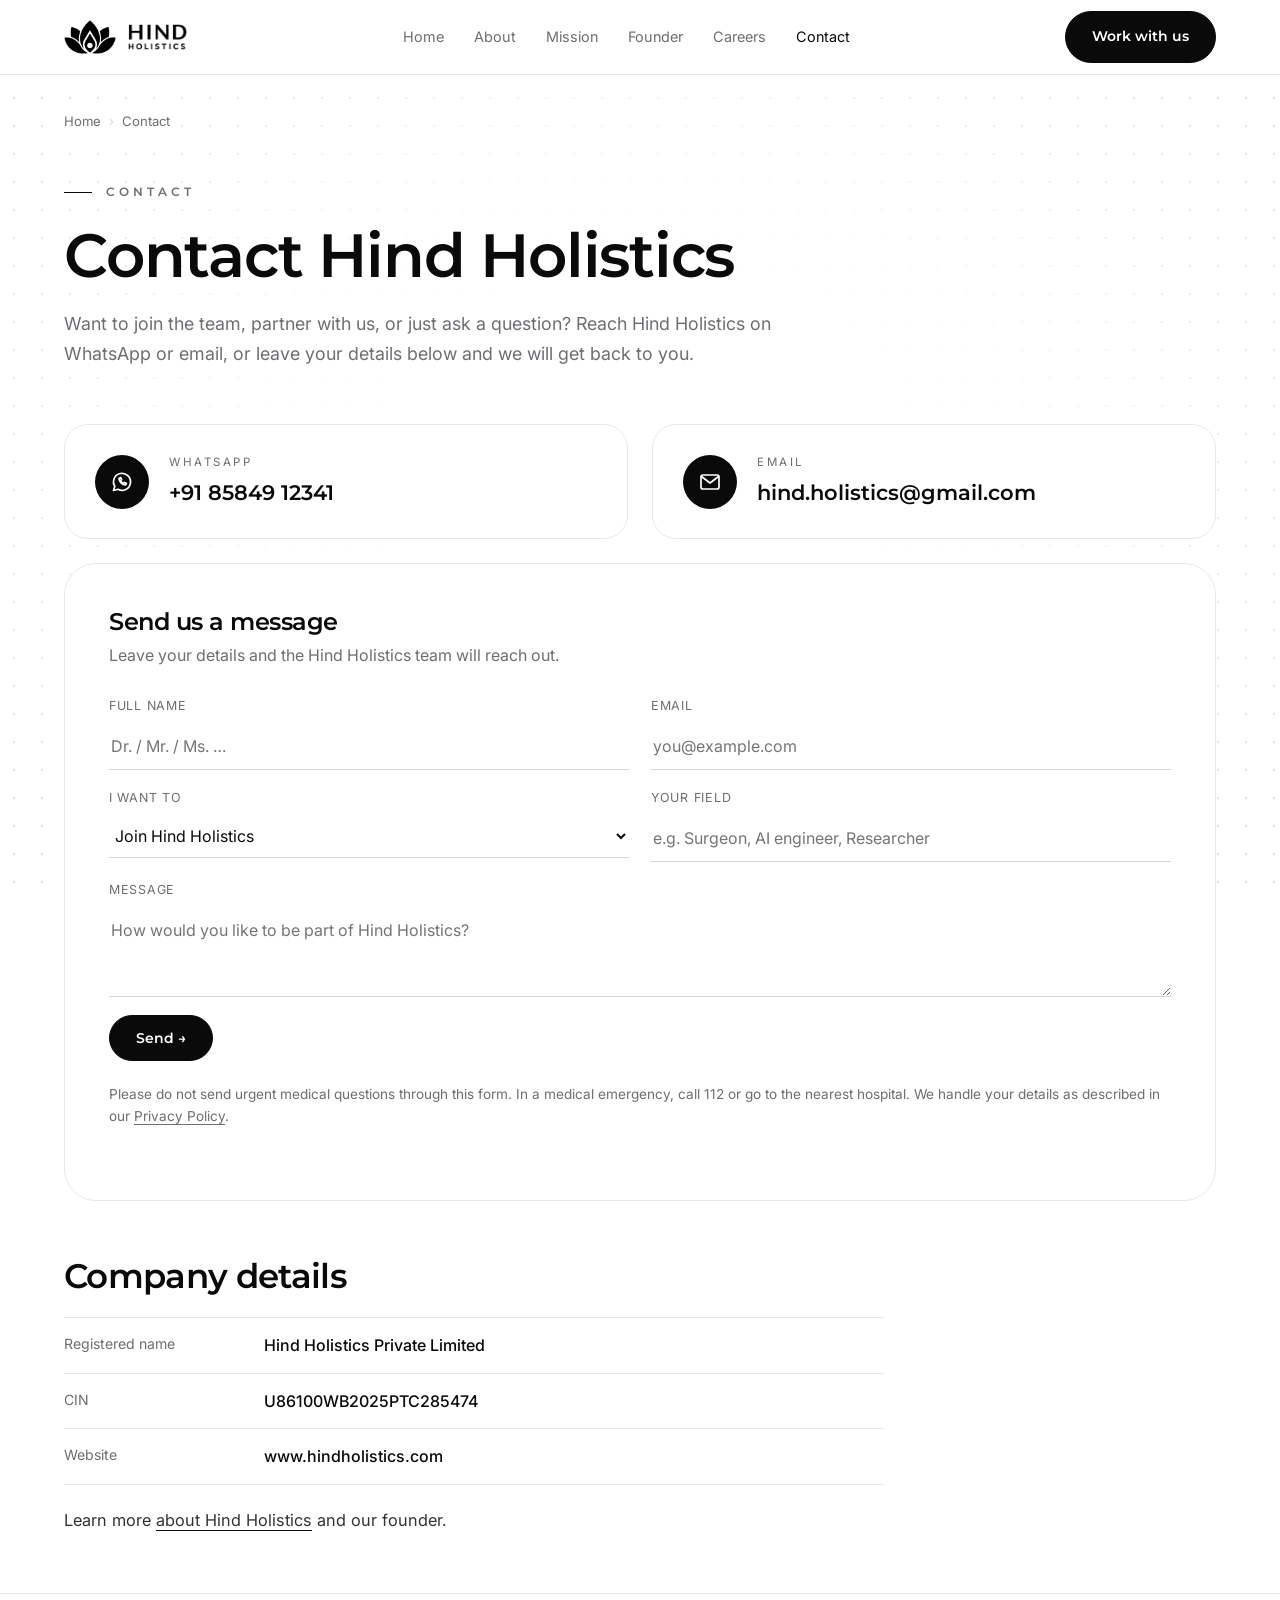
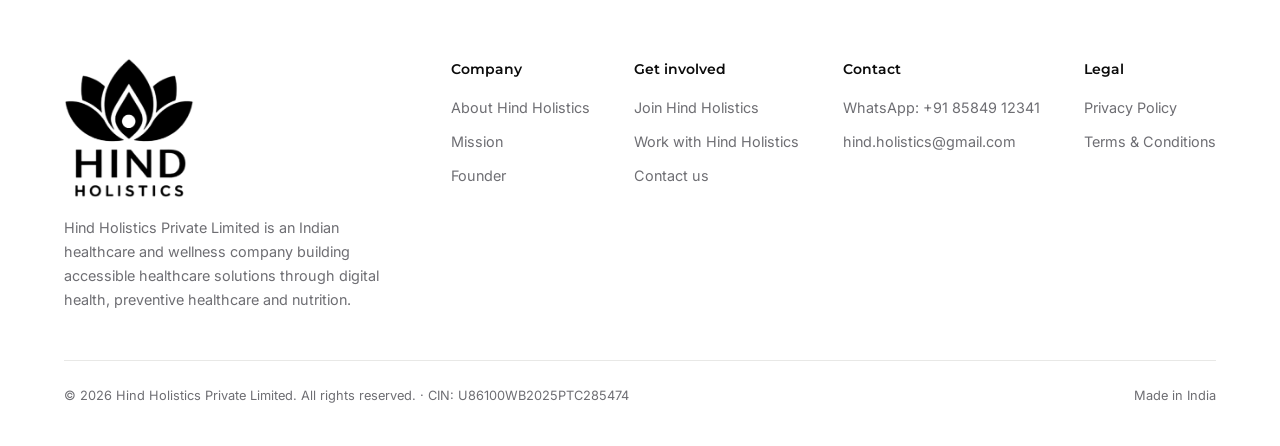
<file: contact/index.html>
<!doctype html>
<html lang="en-IN">
<head>
<meta charset="utf-8">
<meta name="viewport" content="width=device-width, initial-scale=1">
<title>Contact Hind Holistics | WhatsApp, Email &amp; Enquiries</title>
<meta name="description" content="Contact Hind Holistics Private Limited on WhatsApp (+91 85849 12341) or email (hind.holistics@gmail.com) to join the team, partner with us or ask a question.">
<meta name="robots" content="index, follow">
<link rel="canonical" href="https://www.hindholistics.com/contact/">
<meta name="theme-color" content="#ffffff">
<link rel="icon" href="/favicon.ico?v=2" sizes="48x48">
<link rel="icon" type="image/png" sizes="192x192" href="/favicon-192x192.png?v=2">
<link rel="apple-touch-icon" sizes="180x180" href="/apple-touch-icon.png?v=2">
<link rel="manifest" href="/site.webmanifest?v=2">
<meta property="og:type" content="website">
<meta property="og:site_name" content="Hind Holistics">
<meta property="og:title" content="Contact Hind Holistics">
<meta property="og:description" content="Reach Hind Holistics on WhatsApp or email to join the team, partner with us or ask a question.">
<meta property="og:url" content="https://www.hindholistics.com/contact/">
<meta property="og:image" content="https://www.hindholistics.com/assets/logo-original.jpg">
<meta property="og:locale" content="en_IN">
<meta name="twitter:card" content="summary">
<meta name="twitter:title" content="Contact Hind Holistics">
<meta name="twitter:description" content="Reach Hind Holistics on WhatsApp or email.">
<meta name="twitter:image" content="https://www.hindholistics.com/assets/logo-original.jpg">
<script type="application/ld+json">
{
  "@context": "https://schema.org",
  "@graph": [
    {
      "@type": "ContactPage",
      "@id": "https://www.hindholistics.com/contact/#webpage",
      "url": "https://www.hindholistics.com/contact/",
      "name": "Contact Hind Holistics | WhatsApp, Email & Enquiries",
      "isPartOf": { "@id": "https://www.hindholistics.com/#website" },
      "about": { "@id": "https://www.hindholistics.com/#organization" },
      "breadcrumb": { "@id": "https://www.hindholistics.com/contact/#breadcrumb" },
      "inLanguage": "en-IN"
    },
    {
      "@type": "BreadcrumbList",
      "@id": "https://www.hindholistics.com/contact/#breadcrumb",
      "itemListElement": [
        { "@type": "ListItem", "position": 1, "name": "Home", "item": "https://www.hindholistics.com/" },
        { "@type": "ListItem", "position": 2, "name": "Contact", "item": "https://www.hindholistics.com/contact/" }
      ]
    },
    {
      "@type": "Organization",
      "@id": "https://www.hindholistics.com/#organization",
      "name": "Hind Holistics Private Limited",
      "url": "https://www.hindholistics.com/",
      "email": "hind.holistics@gmail.com",
      "telephone": "+91-8584912341",
      "contactPoint": {
        "@type": "ContactPoint",
        "contactType": "customer support",
        "telephone": "+91-8584912341",
        "email": "hind.holistics@gmail.com",
        "areaServed": "IN",
        "availableLanguage": ["English", "Hindi"]
      }
    }
  ]
}
</script>
<link rel="preconnect" href="https://fonts.googleapis.com">
<link rel="preconnect" href="https://fonts.gstatic.com" crossorigin>
<link href="https://fonts.googleapis.com/css2?family=Montserrat:wght@400;500;600;700&family=Inter:wght@300;400;500;600&display=swap" rel="stylesheet">
<link rel="stylesheet" href="/assets/css/site.css">
</head>
<body>
<div class="grid-bg" aria-hidden="true"></div>

<header>
  <div class="wrap nav" id="nav">
    <a href="/" class="lockup" aria-label="Hind Holistics home">
      <img class="l" src="/assets/lotus-sm.png" alt="" width="52" height="34">
      <img class="w" src="/assets/wordmark-sm.png" alt="Hind Holistics" width="59" height="26">
    </a>
    <ul>
      <li><a href="/">Home</a></li>
      <li><a href="/about/">About</a></li>
      <li><a href="/#mission">Mission</a></li>
      <li><a href="/#founder">Founder</a></li>
      <li><a href="/#join">Careers</a></li>
      <li><a href="/contact/" aria-current="page">Contact</a></li>
    </ul>
    <a href="/#work" class="btn dark">Work with us</a>
    <button class="menu-btn" aria-label="Open menu" onclick="document.getElementById('nav').classList.toggle('open')">☰</button>
  </div>
</header>

<main>
  <div class="wrap">
    <nav class="crumbs" aria-label="Breadcrumb"><ol><li><a href="/">Home</a></li><li aria-current="page">Contact</li></ol></nav>
    <div class="page-head">
      <span class="eyebrow">Contact</span>
      <h1>Contact Hind Holistics</h1>
      <p class="lead">Want to join the team, partner with us, or just ask a question? Reach Hind Holistics on WhatsApp or email, or leave your details below and we will get back to you.</p>
    </div>

    <div class="contact">
      <a href="https://wa.me/918584912341" target="_blank" rel="noopener">
        <span class="ic"><svg viewBox="0 0 24 24"><path d="M3.5 20.5l1.3-4.2A8.5 8.5 0 1 1 8 19.3z"/><path d="M9 8.5c0 3.3 3.2 6.5 6.5 6.5l1-1.6-2-1-1 .9c-1.2-.5-2.3-1.6-2.8-2.8l.9-1-1-2z"/></svg></span>
        <span><small>WhatsApp</small><b>+91 85849 12341</b></span>
      </a>
      <a href="mailto:hind.holistics@gmail.com">
        <span class="ic"><svg viewBox="0 0 24 24"><rect x="3" y="5" width="18" height="14" rx="2"/><path d="M3.5 6.5l8.5 6.5 8.5-6.5"/></svg></span>
        <span><small>Email</small><b>hind.holistics@gmail.com</b></span>
      </a>
    </div>

    <div class="form-box">
      <h2>Send us a message</h2>
      <p>Leave your details and the Hind Holistics team will reach out.</p>
      <form id="form" name="contact" method="POST" data-netlify="true" netlify-honeypot="bot-field">
        <input type="hidden" name="form-name" value="contact">
        <p style="display:none"><label>Leave empty <input name="bot-field"></label></p>
        <div class="field"><label for="name">Full name</label><input id="name" name="name" required autocomplete="name" placeholder="Dr. / Mr. / Ms. …"></div>
        <div class="field"><label for="email">Email</label><input id="email" name="email" type="email" required autocomplete="email" placeholder="you@example.com"></div>
        <div class="field"><label for="type">I want to</label>
          <select id="type" name="type"><option>Join Hind Holistics</option><option>Work with Hind Holistics</option><option>Just say hello</option></select></div>
        <div class="field"><label for="role">Your field</label><input id="role" name="role" placeholder="e.g. Surgeon, AI engineer, Researcher"></div>
        <div class="field full"><label for="msg">Message</label><textarea id="msg" name="message" placeholder="How would you like to be part of Hind Holistics?"></textarea></div>
        <div class="field full"><button class="btn dark" type="submit" style="align-self:flex-start">Send →</button></div>
        <p class="form-note" id="note"></p>
      </form>
      <p style="margin-top:22px;font-size:.85rem;color:var(--muted)">Please do not send urgent medical questions through this form. In a medical emergency, call 112 or go to the nearest hospital. We handle your details as described in our <a href="/privacy-policy/" style="border-bottom:1px solid var(--muted)">Privacy Policy</a>.</p>
    </div>

    <div class="prose narrow" style="margin-top:56px">
      <h2>Company details</h2>
      <dl class="facts">
        <dt>Registered name</dt><dd>Hind Holistics Private Limited</dd>
        <dt>CIN</dt><dd>U86100WB2025PTC285474</dd>
        <dt>Website</dt><dd>www.hindholistics.com</dd>
      </dl>
      <p style="margin-top:22px">Learn more <a href="/about/">about Hind Holistics</a> and our founder.</p>
    </div>
  </div>
</main>

<footer>
  <div class="wrap">
    <div class="foot">
      <div>
        <a href="/"><img class="logo" src="/assets/logo-sm.png" alt="Hind Holistics" width="130" height="140" loading="lazy" decoding="async"></a>
        <p>Hind Holistics Private Limited is an Indian healthcare and wellness company building accessible healthcare solutions through digital health, preventive healthcare and nutrition.</p>
      </div>
      <nav aria-label="Footer">
        <div><b>Company</b><a href="/about/">About Hind Holistics</a><a href="/#mission">Mission</a><a href="/#founder">Founder</a></div>
        <div><b>Get involved</b><a href="/#join">Join Hind Holistics</a><a href="/#work">Work with Hind Holistics</a><a href="/contact/">Contact us</a></div>
        <div><b>Contact</b><a href="https://wa.me/918584912341" target="_blank" rel="noopener">WhatsApp: +91 85849 12341</a><a class="plain" href="mailto:hind.holistics@gmail.com">hind.holistics@gmail.com</a></div>
        <div><b>Legal</b><a href="/privacy-policy/">Privacy Policy</a><a href="/terms/">Terms &amp; Conditions</a></div>
      </nav>
    </div>
    <div class="copy">
      <span>© <span class="yr">2026</span> Hind Holistics Private Limited. All rights reserved. · CIN: U86100WB2025PTC285474</span>
      <span>Made in India</span>
    </div>
  </div>
</footer>
<script>
document.querySelectorAll('.yr').forEach(e => e.textContent = new Date().getFullYear());
/* form: sends to Netlify Forms without leaving the page */
document.getElementById('form').addEventListener('submit', async e => {
  e.preventDefault();
  const form = e.target, note = document.getElementById('note'), btn = form.querySelector('button[type=submit]');
  btn.disabled = true;
  try {
    const r = await fetch('/', { method:'POST', headers:{'Content-Type':'application/x-www-form-urlencoded'},
      body: new URLSearchParams(new FormData(form)).toString() });
    if (!r.ok) throw new Error(r.status);
    note.textContent = 'Thank you. Your message has reached the Hind Holistics team, and we will be in touch.';
    form.reset();
  } catch (err) {
    note.textContent = 'Sorry, the message could not be sent right now. Please reach us on WhatsApp (+91 85849 12341) or at hind.holistics@gmail.com.';
  }
  note.style.display = 'block'; btn.disabled = false;
});
</script>
</body>
</html>
</file>
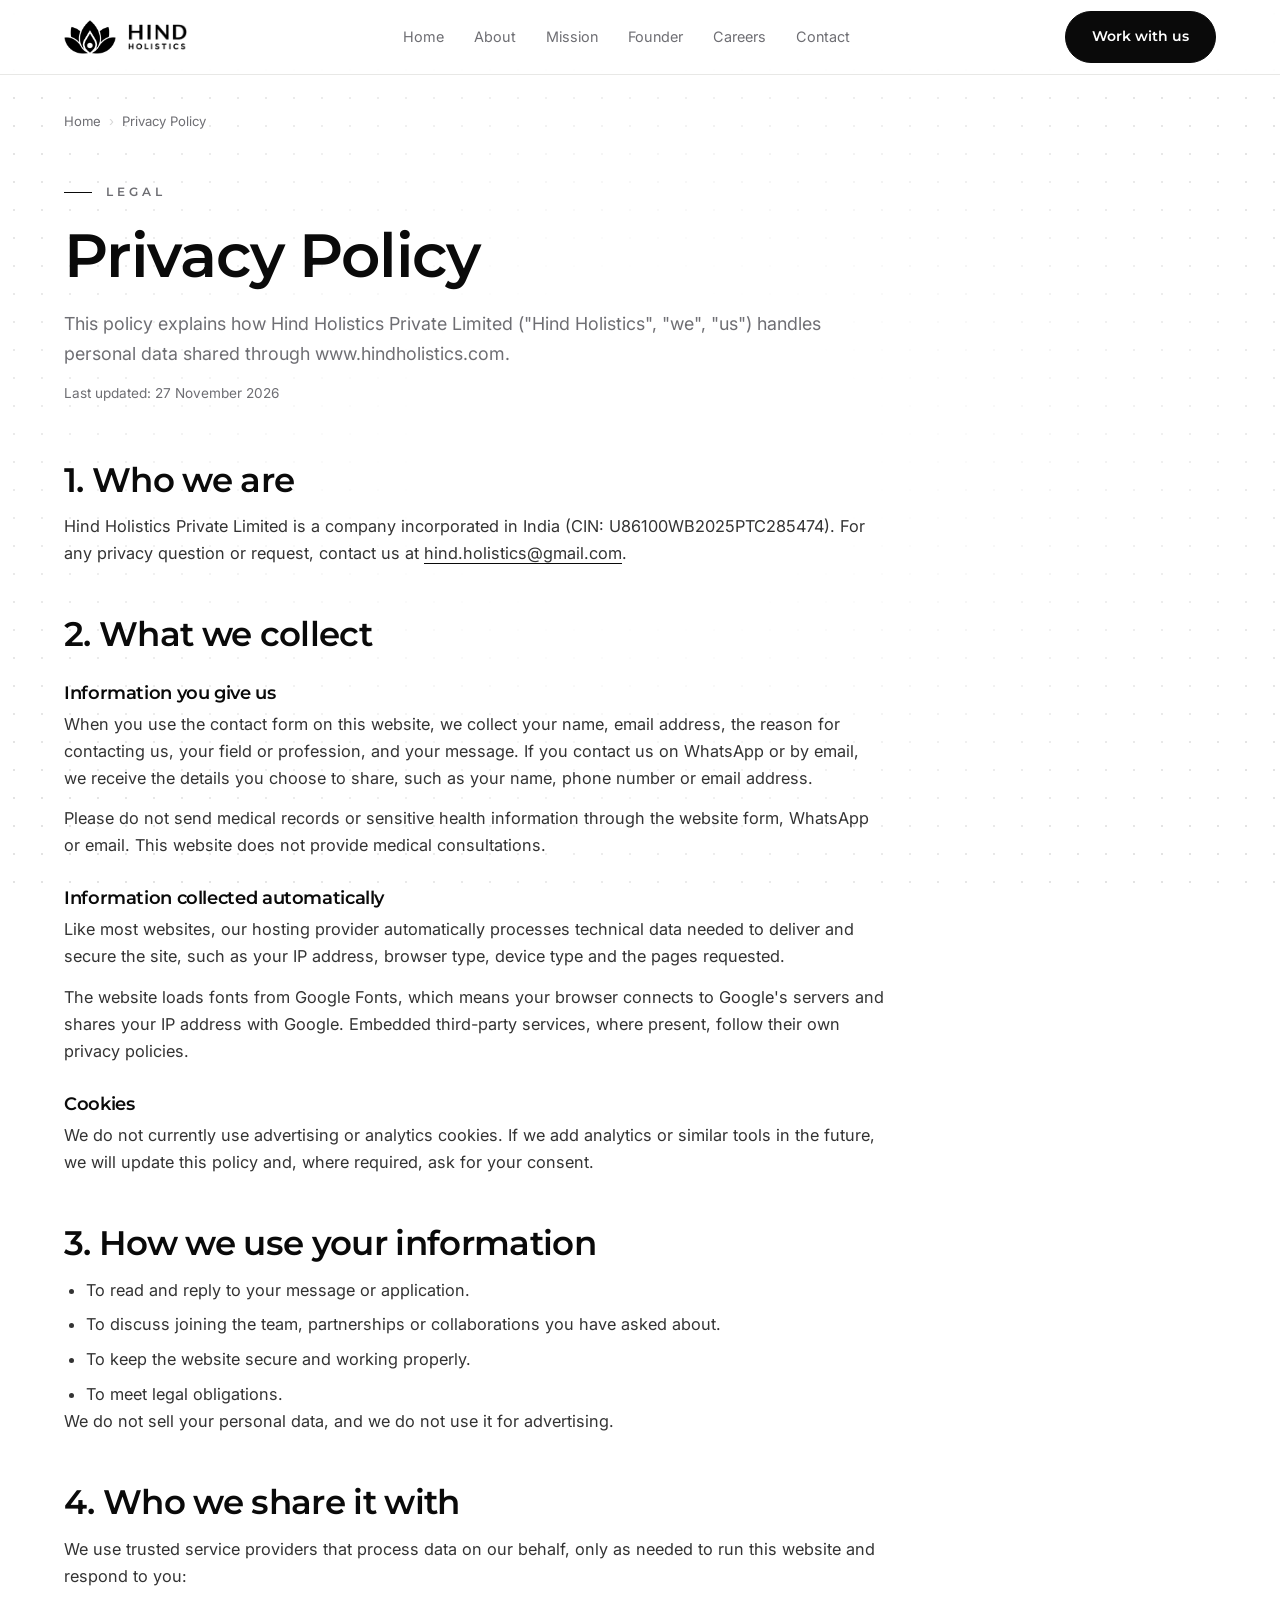
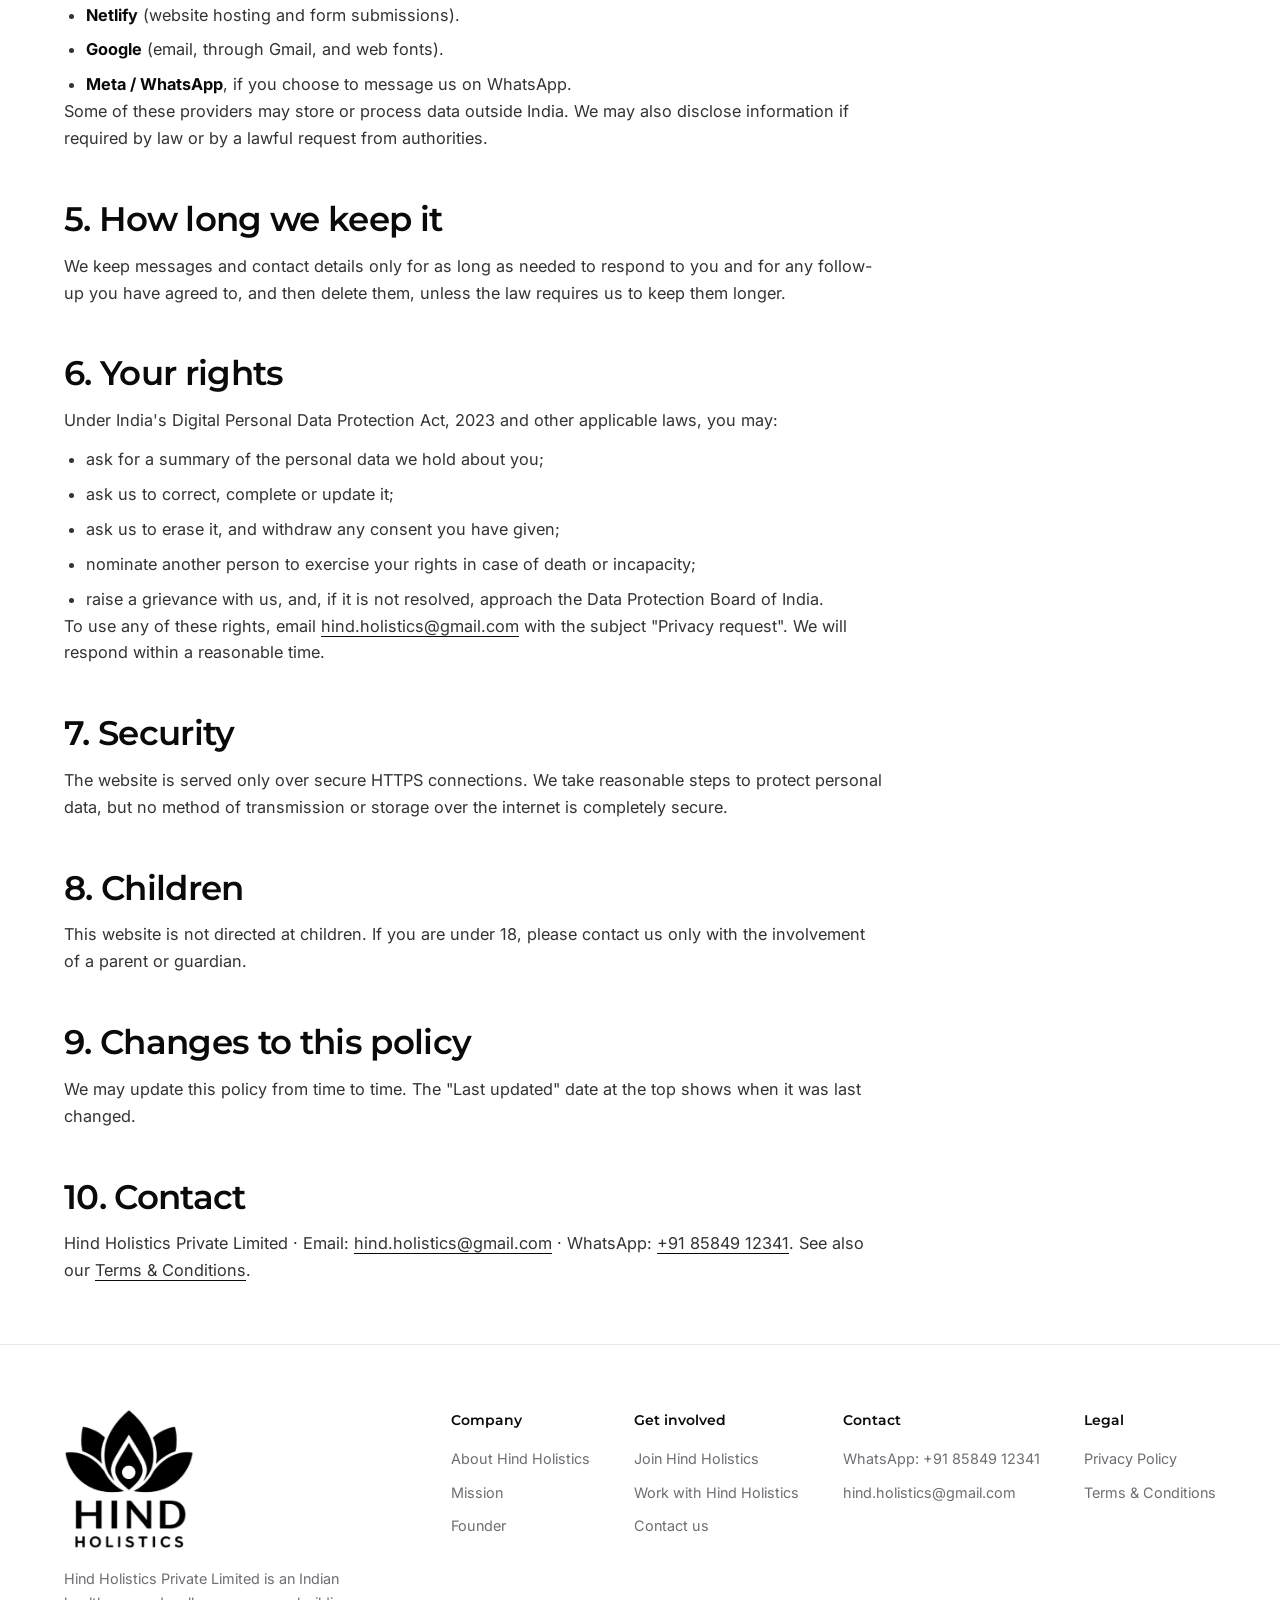
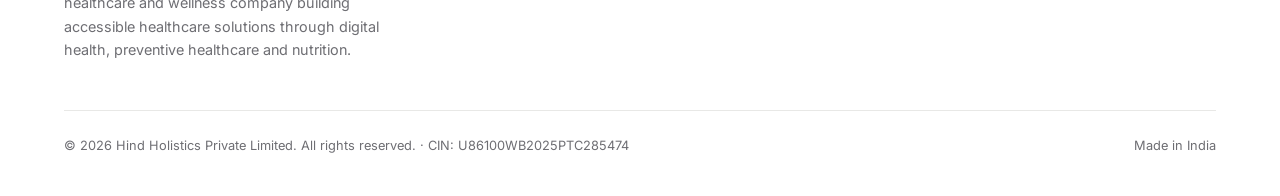
<file: privacy-policy/index.html>
<!doctype html>
<html lang="en-IN">
<head>
<meta charset="utf-8">
<meta name="viewport" content="width=device-width, initial-scale=1">
<title>Privacy Policy | Hind Holistics</title>
<meta name="description" content="How Hind Holistics Private Limited collects, uses and protects personal data shared through www.hindholistics.com, and your rights under India's DPDP Act, 2023.">
<meta name="robots" content="index, follow">
<link rel="canonical" href="https://www.hindholistics.com/privacy-policy/">
<meta name="theme-color" content="#ffffff">
<link rel="icon" href="/favicon.ico?v=2" sizes="48x48">
<link rel="icon" type="image/png" sizes="192x192" href="/favicon-192x192.png?v=2">
<link rel="apple-touch-icon" sizes="180x180" href="/apple-touch-icon.png?v=2">
<meta property="og:type" content="website">
<meta property="og:site_name" content="Hind Holistics">
<meta property="og:title" content="Privacy Policy | Hind Holistics">
<meta property="og:url" content="https://www.hindholistics.com/privacy-policy/">
<meta property="og:image" content="https://www.hindholistics.com/assets/logo-original.jpg">
<script type="application/ld+json">
{
  "@context": "https://schema.org",
  "@graph": [
    {
      "@type": "WebPage",
      "@id": "https://www.hindholistics.com/privacy-policy/#webpage",
      "url": "https://www.hindholistics.com/privacy-policy/",
      "name": "Privacy Policy | Hind Holistics",
      "isPartOf": { "@id": "https://www.hindholistics.com/#website" },
      "publisher": { "@id": "https://www.hindholistics.com/#organization" },
      "dateModified": "2026-11-27",
      "breadcrumb": { "@id": "https://www.hindholistics.com/privacy-policy/#breadcrumb" },
      "inLanguage": "en-IN"
    },
    {
      "@type": "BreadcrumbList",
      "@id": "https://www.hindholistics.com/privacy-policy/#breadcrumb",
      "itemListElement": [
        { "@type": "ListItem", "position": 1, "name": "Home", "item": "https://www.hindholistics.com/" },
        { "@type": "ListItem", "position": 2, "name": "Privacy Policy", "item": "https://www.hindholistics.com/privacy-policy/" }
      ]
    }
  ]
}
</script>
<link rel="preconnect" href="https://fonts.googleapis.com">
<link rel="preconnect" href="https://fonts.gstatic.com" crossorigin>
<link href="https://fonts.googleapis.com/css2?family=Montserrat:wght@400;500;600;700&family=Inter:wght@300;400;500;600&display=swap" rel="stylesheet">
<link rel="stylesheet" href="/assets/css/site.css">
<!-- Note for the company: please have this policy reviewed by a lawyer, and update it whenever
     the website starts collecting new data (for example analytics, cookies, payments or health records). -->
</head>
<body>
<div class="grid-bg" aria-hidden="true"></div>

<header>
  <div class="wrap nav" id="nav">
    <a href="/" class="lockup" aria-label="Hind Holistics home">
      <img class="l" src="/assets/lotus-sm.png" alt="" width="52" height="34">
      <img class="w" src="/assets/wordmark-sm.png" alt="Hind Holistics" width="59" height="26">
    </a>
    <ul>
      <li><a href="/">Home</a></li>
      <li><a href="/about/">About</a></li>
      <li><a href="/#mission">Mission</a></li>
      <li><a href="/#founder">Founder</a></li>
      <li><a href="/#join">Careers</a></li>
      <li><a href="/contact/">Contact</a></li>
    </ul>
    <a href="/#work" class="btn dark">Work with us</a>
    <button class="menu-btn" aria-label="Open menu" onclick="document.getElementById('nav').classList.toggle('open')">☰</button>
  </div>
</header>

<main>
  <div class="wrap">
    <nav class="crumbs" aria-label="Breadcrumb"><ol><li><a href="/">Home</a></li><li aria-current="page">Privacy Policy</li></ol></nav>
    <div class="page-head">
      <span class="eyebrow">Legal</span>
      <h1>Privacy Policy</h1>
      <p class="lead">This policy explains how Hind Holistics Private Limited ("Hind Holistics", "we", "us") handles personal data shared through www.hindholistics.com.</p>
      <p class="updated">Last updated: 27 November 2026</p>
    </div>

    <div class="prose narrow">
      <h2>1. Who we are</h2>
      <p>Hind Holistics Private Limited is a company incorporated in India (CIN: U86100WB2025PTC285474). For any privacy question or request, contact us at <a href="mailto:hind.holistics@gmail.com">hind.holistics@gmail.com</a>.</p>

      <h2>2. What we collect</h2>
      <h3>Information you give us</h3>
      <p>When you use the contact form on this website, we collect your name, email address, the reason for contacting us, your field or profession, and your message. If you contact us on WhatsApp or by email, we receive the details you choose to share, such as your name, phone number or email address.</p>
      <p>Please do not send medical records or sensitive health information through the website form, WhatsApp or email. This website does not provide medical consultations.</p>
      <h3>Information collected automatically</h3>
      <p>Like most websites, our hosting provider automatically processes technical data needed to deliver and secure the site, such as your IP address, browser type, device type and the pages requested.</p>
      <p>The website loads fonts from Google Fonts, which means your browser connects to Google's servers and shares your IP address with Google. Embedded third-party services, where present, follow their own privacy policies.</p>
      <h3>Cookies</h3>
      <p>We do not currently use advertising or analytics cookies. If we add analytics or similar tools in the future, we will update this policy and, where required, ask for your consent.</p>

      <h2>3. How we use your information</h2>
      <ul>
        <li>To read and reply to your message or application.</li>
        <li>To discuss joining the team, partnerships or collaborations you have asked about.</li>
        <li>To keep the website secure and working properly.</li>
        <li>To meet legal obligations.</li>
      </ul>
      <p>We do not sell your personal data, and we do not use it for advertising.</p>

      <h2>4. Who we share it with</h2>
      <p>We use trusted service providers that process data on our behalf, only as needed to run this website and respond to you:</p>
      <ul>
        <li><strong>Netlify</strong> (website hosting and form submissions).</li>
        <li><strong>Google</strong> (email, through Gmail, and web fonts).</li>
        <li><strong>Meta / WhatsApp</strong>, if you choose to message us on WhatsApp.</li>
      </ul>
      <p>Some of these providers may store or process data outside India. We may also disclose information if required by law or by a lawful request from authorities.</p>

      <h2>5. How long we keep it</h2>
      <p>We keep messages and contact details only for as long as needed to respond to you and for any follow-up you have agreed to, and then delete them, unless the law requires us to keep them longer.</p>

      <h2>6. Your rights</h2>
      <p>Under India's Digital Personal Data Protection Act, 2023 and other applicable laws, you may:</p>
      <ul>
        <li>ask for a summary of the personal data we hold about you;</li>
        <li>ask us to correct, complete or update it;</li>
        <li>ask us to erase it, and withdraw any consent you have given;</li>
        <li>nominate another person to exercise your rights in case of death or incapacity;</li>
        <li>raise a grievance with us, and, if it is not resolved, approach the Data Protection Board of India.</li>
      </ul>
      <p>To use any of these rights, email <a href="mailto:hind.holistics@gmail.com">hind.holistics@gmail.com</a> with the subject "Privacy request". We will respond within a reasonable time.</p>

      <h2>7. Security</h2>
      <p>The website is served only over secure HTTPS connections. We take reasonable steps to protect personal data, but no method of transmission or storage over the internet is completely secure.</p>

      <h2>8. Children</h2>
      <p>This website is not directed at children. If you are under 18, please contact us only with the involvement of a parent or guardian.</p>

      <h2>9. Changes to this policy</h2>
      <p>We may update this policy from time to time. The "Last updated" date at the top shows when it was last changed.</p>

      <h2>10. Contact</h2>
      <p>Hind Holistics Private Limited · Email: <a href="mailto:hind.holistics@gmail.com">hind.holistics@gmail.com</a> · WhatsApp: <a href="https://wa.me/918584912341" rel="noopener" target="_blank">+91 85849 12341</a>. See also our <a href="/terms/">Terms &amp; Conditions</a>.</p>
    </div>
  </div>
</main>

<footer>
  <div class="wrap">
    <div class="foot">
      <div>
        <a href="/"><img class="logo" src="/assets/logo-sm.png" alt="Hind Holistics" width="130" height="140" loading="lazy" decoding="async"></a>
        <p>Hind Holistics Private Limited is an Indian healthcare and wellness company building accessible healthcare solutions through digital health, preventive healthcare and nutrition.</p>
      </div>
      <nav aria-label="Footer">
        <div><b>Company</b><a href="/about/">About Hind Holistics</a><a href="/#mission">Mission</a><a href="/#founder">Founder</a></div>
        <div><b>Get involved</b><a href="/#join">Join Hind Holistics</a><a href="/#work">Work with Hind Holistics</a><a href="/contact/">Contact us</a></div>
        <div><b>Contact</b><a href="https://wa.me/918584912341" target="_blank" rel="noopener">WhatsApp: +91 85849 12341</a><a class="plain" href="mailto:hind.holistics@gmail.com">hind.holistics@gmail.com</a></div>
        <div><b>Legal</b><a href="/privacy-policy/">Privacy Policy</a><a href="/terms/">Terms &amp; Conditions</a></div>
      </nav>
    </div>
    <div class="copy">
      <span>© <span class="yr">2026</span> Hind Holistics Private Limited. All rights reserved. · CIN: U86100WB2025PTC285474</span>
      <span>Made in India</span>
    </div>
  </div>
</footer>
<script>document.querySelectorAll('.yr').forEach(e => e.textContent = new Date().getFullYear());</script>
</body>
</html>
</file>
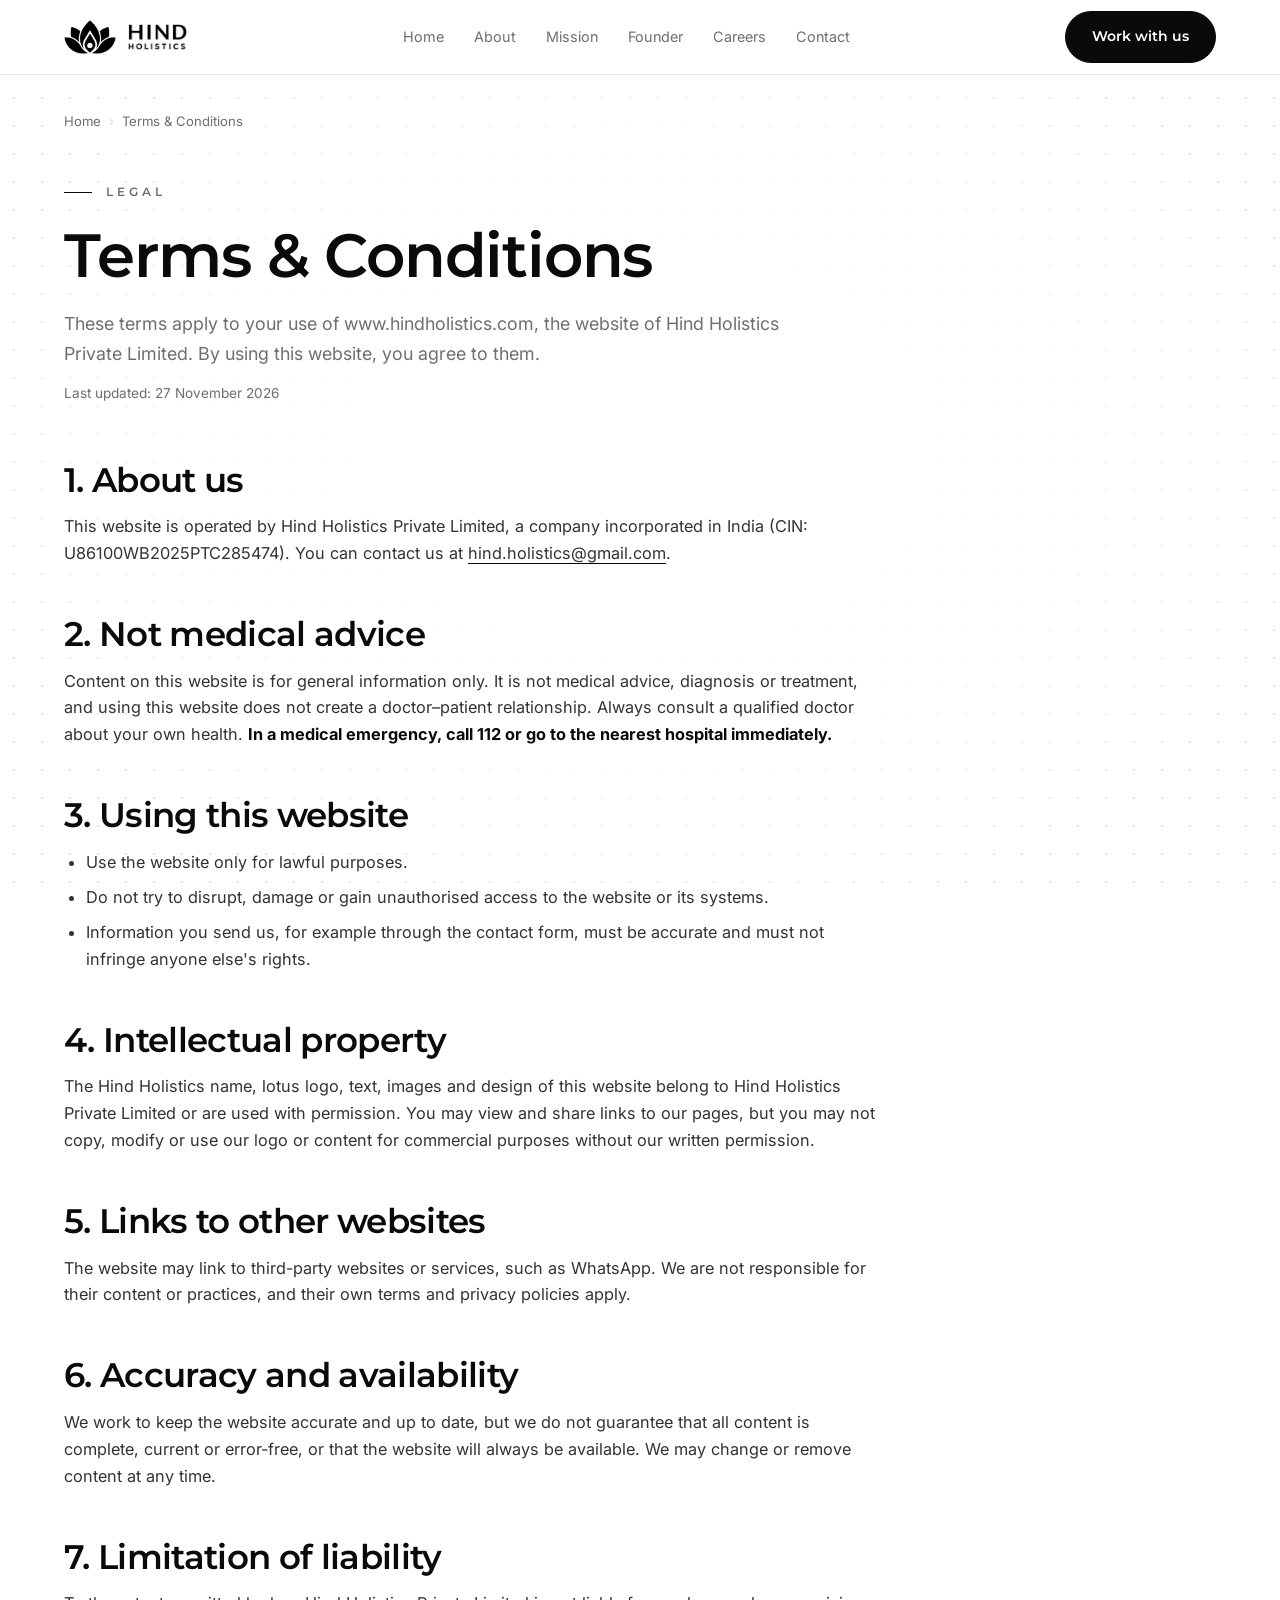
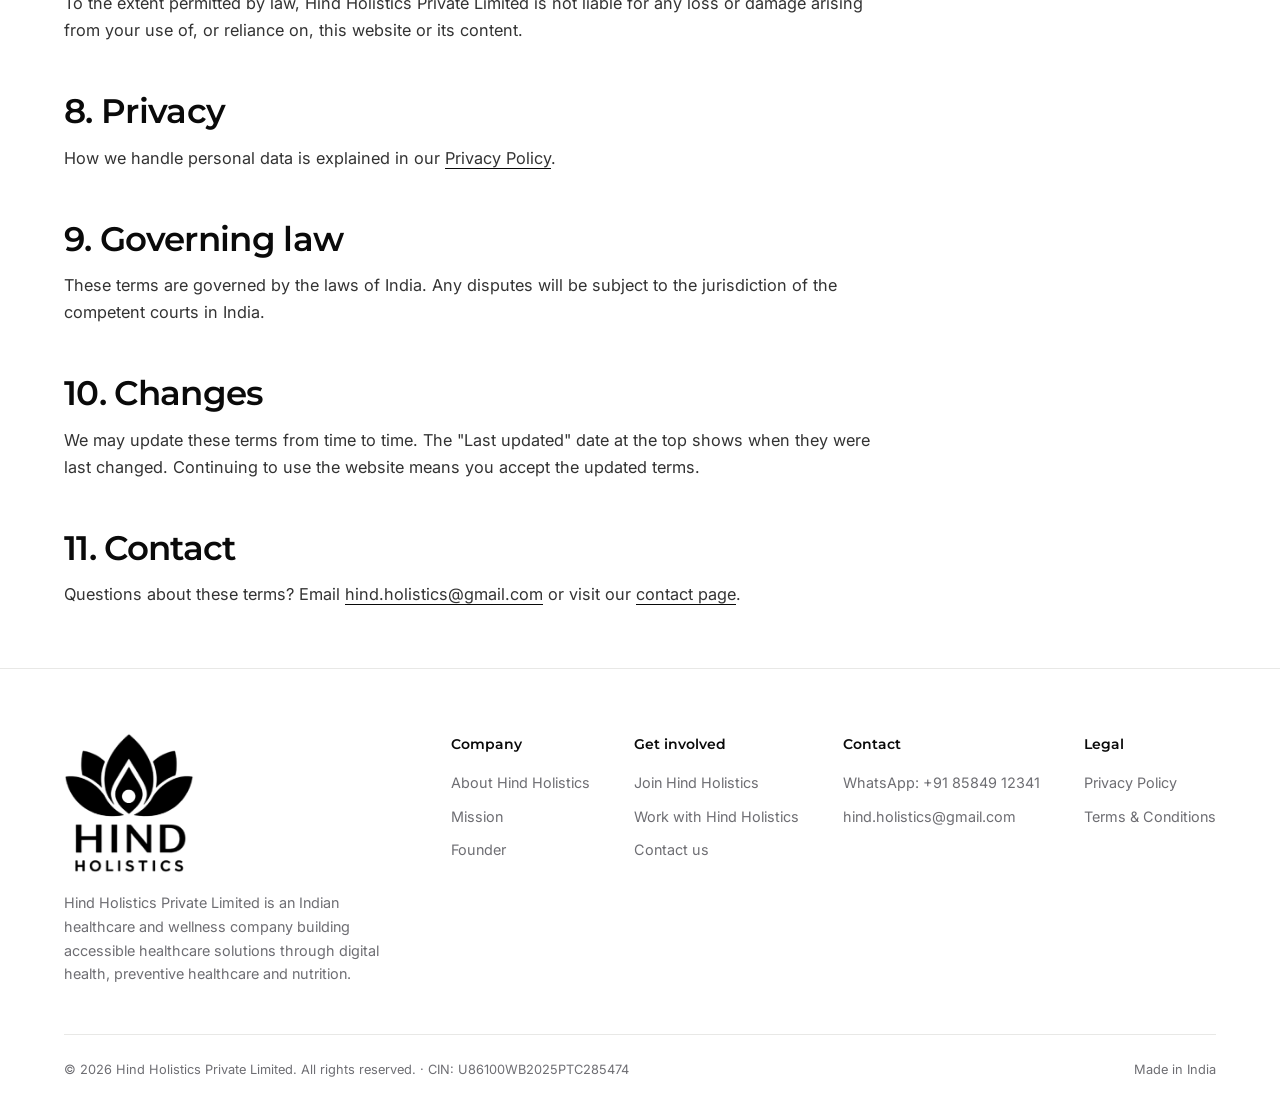
<file: terms/index.html>
<!doctype html>
<html lang="en-IN">
<head>
<meta charset="utf-8">
<meta name="viewport" content="width=device-width, initial-scale=1">
<title>Terms &amp; Conditions | Hind Holistics</title>
<meta name="description" content="Terms and conditions for using www.hindholistics.com, the website of Hind Holistics Private Limited, including our medical information disclaimer.">
<meta name="robots" content="index, follow">
<link rel="canonical" href="https://www.hindholistics.com/terms/">
<meta name="theme-color" content="#ffffff">
<link rel="icon" href="/favicon.ico?v=2" sizes="48x48">
<link rel="icon" type="image/png" sizes="192x192" href="/favicon-192x192.png?v=2">
<link rel="apple-touch-icon" sizes="180x180" href="/apple-touch-icon.png?v=2">
<meta property="og:type" content="website">
<meta property="og:site_name" content="Hind Holistics">
<meta property="og:title" content="Terms &amp; Conditions | Hind Holistics">
<meta property="og:url" content="https://www.hindholistics.com/terms/">
<meta property="og:image" content="https://www.hindholistics.com/assets/logo-original.jpg">
<script type="application/ld+json">
{
  "@context": "https://schema.org",
  "@graph": [
    {
      "@type": "WebPage",
      "@id": "https://www.hindholistics.com/terms/#webpage",
      "url": "https://www.hindholistics.com/terms/",
      "name": "Terms & Conditions | Hind Holistics",
      "isPartOf": { "@id": "https://www.hindholistics.com/#website" },
      "publisher": { "@id": "https://www.hindholistics.com/#organization" },
      "dateModified": "2026-11-27",
      "breadcrumb": { "@id": "https://www.hindholistics.com/terms/#breadcrumb" },
      "inLanguage": "en-IN"
    },
    {
      "@type": "BreadcrumbList",
      "@id": "https://www.hindholistics.com/terms/#breadcrumb",
      "itemListElement": [
        { "@type": "ListItem", "position": 1, "name": "Home", "item": "https://www.hindholistics.com/" },
        { "@type": "ListItem", "position": 2, "name": "Terms & Conditions", "item": "https://www.hindholistics.com/terms/" }
      ]
    }
  ]
}
</script>
<link rel="preconnect" href="https://fonts.googleapis.com">
<link rel="preconnect" href="https://fonts.gstatic.com" crossorigin>
<link href="https://fonts.googleapis.com/css2?family=Montserrat:wght@400;500;600;700&family=Inter:wght@300;400;500;600&display=swap" rel="stylesheet">
<link rel="stylesheet" href="/assets/css/site.css">
<!-- Note for the company: please have these terms reviewed by a lawyer before relying on them. -->
</head>
<body>
<div class="grid-bg" aria-hidden="true"></div>

<header>
  <div class="wrap nav" id="nav">
    <a href="/" class="lockup" aria-label="Hind Holistics home">
      <img class="l" src="/assets/lotus-sm.png" alt="" width="52" height="34">
      <img class="w" src="/assets/wordmark-sm.png" alt="Hind Holistics" width="59" height="26">
    </a>
    <ul>
      <li><a href="/">Home</a></li>
      <li><a href="/about/">About</a></li>
      <li><a href="/#mission">Mission</a></li>
      <li><a href="/#founder">Founder</a></li>
      <li><a href="/#join">Careers</a></li>
      <li><a href="/contact/">Contact</a></li>
    </ul>
    <a href="/#work" class="btn dark">Work with us</a>
    <button class="menu-btn" aria-label="Open menu" onclick="document.getElementById('nav').classList.toggle('open')">☰</button>
  </div>
</header>

<main>
  <div class="wrap">
    <nav class="crumbs" aria-label="Breadcrumb"><ol><li><a href="/">Home</a></li><li aria-current="page">Terms &amp; Conditions</li></ol></nav>
    <div class="page-head">
      <span class="eyebrow">Legal</span>
      <h1>Terms &amp; Conditions</h1>
      <p class="lead">These terms apply to your use of www.hindholistics.com, the website of Hind Holistics Private Limited. By using this website, you agree to them.</p>
      <p class="updated">Last updated: 27 November 2026</p>
    </div>

    <div class="prose narrow">
      <h2>1. About us</h2>
      <p>This website is operated by Hind Holistics Private Limited, a company incorporated in India (CIN: U86100WB2025PTC285474). You can contact us at <a href="mailto:hind.holistics@gmail.com">hind.holistics@gmail.com</a>.</p>

      <h2>2. Not medical advice</h2>
      <p>Content on this website is for general information only. It is not medical advice, diagnosis or treatment, and using this website does not create a doctor–patient relationship. Always consult a qualified doctor about your own health. <strong>In a medical emergency, call 112 or go to the nearest hospital immediately.</strong></p>

      <h2>3. Using this website</h2>
      <ul>
        <li>Use the website only for lawful purposes.</li>
        <li>Do not try to disrupt, damage or gain unauthorised access to the website or its systems.</li>
        <li>Information you send us, for example through the contact form, must be accurate and must not infringe anyone else's rights.</li>
      </ul>

      <h2>4. Intellectual property</h2>
      <p>The Hind Holistics name, lotus logo, text, images and design of this website belong to Hind Holistics Private Limited or are used with permission. You may view and share links to our pages, but you may not copy, modify or use our logo or content for commercial purposes without our written permission.</p>

      <h2>5. Links to other websites</h2>
      <p>The website may link to third-party websites or services, such as WhatsApp. We are not responsible for their content or practices, and their own terms and privacy policies apply.</p>

      <h2>6. Accuracy and availability</h2>
      <p>We work to keep the website accurate and up to date, but we do not guarantee that all content is complete, current or error-free, or that the website will always be available. We may change or remove content at any time.</p>

      <h2>7. Limitation of liability</h2>
      <p>To the extent permitted by law, Hind Holistics Private Limited is not liable for any loss or damage arising from your use of, or reliance on, this website or its content.</p>

      <h2>8. Privacy</h2>
      <p>How we handle personal data is explained in our <a href="/privacy-policy/">Privacy Policy</a>.</p>

      <h2>9. Governing law</h2>
      <p>These terms are governed by the laws of India. Any disputes will be subject to the jurisdiction of the competent courts in India.</p>

      <h2>10. Changes</h2>
      <p>We may update these terms from time to time. The "Last updated" date at the top shows when they were last changed. Continuing to use the website means you accept the updated terms.</p>

      <h2>11. Contact</h2>
      <p>Questions about these terms? Email <a href="mailto:hind.holistics@gmail.com">hind.holistics@gmail.com</a> or visit our <a href="/contact/">contact page</a>.</p>
    </div>
  </div>
</main>

<footer>
  <div class="wrap">
    <div class="foot">
      <div>
        <a href="/"><img class="logo" src="/assets/logo-sm.png" alt="Hind Holistics" width="130" height="140" loading="lazy" decoding="async"></a>
        <p>Hind Holistics Private Limited is an Indian healthcare and wellness company building accessible healthcare solutions through digital health, preventive healthcare and nutrition.</p>
      </div>
      <nav aria-label="Footer">
        <div><b>Company</b><a href="/about/">About Hind Holistics</a><a href="/#mission">Mission</a><a href="/#founder">Founder</a></div>
        <div><b>Get involved</b><a href="/#join">Join Hind Holistics</a><a href="/#work">Work with Hind Holistics</a><a href="/contact/">Contact us</a></div>
        <div><b>Contact</b><a href="https://wa.me/918584912341" target="_blank" rel="noopener">WhatsApp: +91 85849 12341</a><a class="plain" href="mailto:hind.holistics@gmail.com">hind.holistics@gmail.com</a></div>
        <div><b>Legal</b><a href="/privacy-policy/">Privacy Policy</a><a href="/terms/">Terms &amp; Conditions</a></div>
      </nav>
    </div>
    <div class="copy">
      <span>© <span class="yr">2026</span> Hind Holistics Private Limited. All rights reserved. · CIN: U86100WB2025PTC285474</span>
      <span>Made in India</span>
    </div>
  </div>
</footer>
<script>document.querySelectorAll('.yr').forEach(e => e.textContent = new Date().getFullYear());</script>
</body>
</html>
</file>
<file: assets/css/site.css>
/* Hind Holistics: shared styles for inner pages (About, Contact, Privacy, Terms, 404).
   Same look as the homepage: white, minimal, black ink, Montserrat + Inter. */
:root{
  --bg:#ffffff; --soft:#f6f6f4; --ink:#0a0a0a; --muted:#6e6e73; --faint:#d6d6d6; --line:#e8e8e6;
  --radius:24px; --max:1200px; --head:74px;
}
*{box-sizing:border-box;margin:0;padding:0}
html{scroll-behavior:smooth}
body{background:var(--bg);color:var(--ink);font-family:Inter,system-ui,sans-serif;line-height:1.65;overflow-x:hidden;-webkit-font-smoothing:antialiased}
h1,h2,h3,h4{font-family:Montserrat,Inter,sans-serif;letter-spacing:-.02em;line-height:1.15;font-weight:600}
a{color:inherit;text-decoration:none}
img{display:block;max-width:100%;height:auto}
.wrap{max-width:var(--max);margin:0 auto;padding:0 24px}
.narrow{max-width:820px}
.eyebrow{font-family:Montserrat;font-size:.72rem;letter-spacing:.34em;text-transform:uppercase;color:var(--muted);font-weight:600}
.eyebrow::before{content:"";display:inline-block;width:28px;height:1px;background:var(--ink);vertical-align:middle;margin-right:14px}
.grid-bg{position:fixed;inset:0;z-index:0;pointer-events:none;background-image:radial-gradient(#dcdcdc 1px,transparent 1px);background-size:28px 28px;-webkit-mask-image:radial-gradient(ellipse at center,transparent 25%,#000 85%);mask-image:radial-gradient(ellipse at center,transparent 25%,#000 85%);opacity:.8}
main,header,footer{position:relative;z-index:1}

/* header */
header{position:sticky;top:0;z-index:50;background:rgba(255,255,255,.86);backdrop-filter:blur(14px);-webkit-backdrop-filter:blur(14px);border-bottom:1px solid var(--line)}
.nav{display:flex;align-items:center;justify-content:space-between;height:var(--head)}
.lockup{display:flex;align-items:center;gap:12px}
.lockup .l{height:34px;width:auto}
.lockup .w{height:26px;width:auto}
.nav ul{display:flex;gap:30px;list-style:none;font-size:.9rem;color:var(--muted)}
.nav ul a:hover,.nav ul a[aria-current="page"]{color:var(--ink)}
.btn{display:inline-flex;align-items:center;gap:10px;padding:13px 26px;border-radius:999px;font-family:Montserrat;font-weight:600;font-size:.9rem;border:1px solid var(--ink);background:var(--bg);color:var(--ink);cursor:pointer;transition:background .3s,color .3s,transform .3s}
.btn:hover{transform:translateY(-2px)}
.btn.dark{background:var(--ink);color:#fff}
.btn.light:hover{background:var(--ink);color:#fff}
.menu-btn{display:none;background:none;border:1px solid var(--line);color:var(--ink);border-radius:12px;width:44px;height:44px;font-size:1.2rem;cursor:pointer}

/* page header */
.crumbs{font-size:.82rem;color:var(--muted);padding-top:36px}
.crumbs ol{list-style:none;display:flex;flex-wrap:wrap;gap:8px}
.crumbs li+li::before{content:"›";margin-right:8px;color:var(--faint)}
.crumbs a:hover{color:var(--ink)}
.page-head{padding:44px 0 56px}
.page-head h1{font-size:clamp(2.2rem,5vw,3.8rem);margin:18px 0 18px;max-width:900px}
.page-head p.lead{color:var(--muted);font-size:1.12rem;max-width:760px}
.updated{font-size:.85rem;color:var(--muted);margin-top:14px}

/* content */
section{padding:56px 0}
.prose h2{font-size:clamp(1.5rem,3vw,2.1rem);margin:48px 0 14px}
.prose h2:first-child{margin-top:0}
.prose h3{font-size:1.15rem;margin:28px 0 8px}
.prose p,.prose li{color:#333;font-size:1.02rem}
.prose p+p{margin-top:14px}
.prose ul,.prose ol{margin:12px 0 0 22px;display:grid;gap:8px}
.prose a{border-bottom:1px solid var(--ink)}
.prose strong{color:var(--ink)}
.card-grid{display:grid;grid-template-columns:repeat(4,1fr);gap:18px;margin-top:22px}
.card-grid.three{grid-template-columns:repeat(3,1fr)}
.card{padding:26px 24px;border-radius:20px;background:#fff;border:1px solid var(--line)}
.card h3{font-size:1.08rem;margin:0 0 8px}
.card p{color:var(--muted);font-size:.93rem}
.facts{display:grid;grid-template-columns:200px 1fr;border-top:1px solid var(--line);margin-top:22px}
.facts dt,.facts dd{padding:14px 0;border-bottom:1px solid var(--line)}
.facts dt{color:var(--muted);font-size:.88rem}
.facts dd{font-weight:500}
.founder{display:grid;grid-template-columns:.75fr 1.25fr;gap:48px;align-items:center;padding:40px;border-radius:32px;background:var(--soft);margin-top:26px}
.founder img{border-radius:22px;border:1px solid var(--line);aspect-ratio:1/1;object-fit:cover;width:100%}
.founder h3{font-size:1.9rem;margin-bottom:6px}
.founder .role{font-weight:500;margin-bottom:16px}
.founder p{color:var(--muted)}
.founder p+p{margin-top:12px}
.tags{display:flex;flex-wrap:wrap;gap:10px;margin-top:18px}
.tags span{padding:8px 14px;border-radius:999px;border:1px solid var(--line);background:#fff;font-size:.84rem}
.cta{margin:30px 0 20px;padding:44px;border-radius:32px;background:var(--ink);color:#fff;display:flex;justify-content:space-between;align-items:center;gap:24px;flex-wrap:wrap}
.cta h2{font-size:clamp(1.5rem,3vw,2.2rem)}
.cta p{opacity:.7;margin-top:6px}
.cta .btn{background:#fff;color:var(--ink);border-color:#fff}

/* contact */
.contact{display:grid;grid-template-columns:1fr 1fr;gap:24px}
.contact a{display:flex;align-items:center;gap:20px;padding:28px 30px;border-radius:24px;border:1px solid var(--line);background:#fff;transition:border-color .3s,transform .3s}
.contact a:hover{border-color:var(--ink);transform:translateY(-3px)}
.contact .ic{width:54px;height:54px;flex:none;border-radius:50%;background:var(--ink);display:grid;place-items:center}
.contact .ic svg{width:24px;height:24px;fill:none;stroke:#fff;stroke-width:1.7;stroke-linecap:round;stroke-linejoin:round}
.contact small{display:block;font-size:.72rem;letter-spacing:.22em;text-transform:uppercase;color:var(--muted);margin-bottom:4px}
.contact b{font-family:Montserrat;font-weight:600;font-size:clamp(1.05rem,2vw,1.3rem);word-break:break-all}
.form-box{margin-top:24px;padding:44px;border-radius:32px;border:1px solid var(--line);background:#fff}
.form-box h2{font-size:1.5rem;margin-bottom:6px}
.form-box > p{color:var(--muted);margin-bottom:28px}
form{display:grid;grid-template-columns:1fr 1fr;gap:18px 22px}
.field{display:flex;flex-direction:column;gap:6px}
.field.full{grid-column:1/-1}
label{font-size:.78rem;color:var(--muted);letter-spacing:.06em;text-transform:uppercase}
input,select,textarea{font:inherit;color:var(--ink);background:transparent;border:none;border-bottom:1px solid var(--faint);padding:10px 2px;outline:none;border-radius:0;transition:border-color .2s}
input:focus,select:focus,textarea:focus{border-color:var(--ink)}
textarea{min-height:90px;resize:vertical}
.form-note{grid-column:1/-1;font-size:.9rem;display:none}

/* 404 */
.notfound{min-height:calc(100vh - var(--head) - 200px);display:flex;flex-direction:column;align-items:center;justify-content:center;text-align:center;padding:60px 0}
.notfound img{width:140px;margin-bottom:28px;opacity:.9}
.notfound h1{font-size:clamp(2rem,5vw,3.2rem);margin-bottom:12px}
.notfound p{color:var(--muted);max-width:520px}
.notfound .row{display:flex;gap:12px;flex-wrap:wrap;justify-content:center;margin-top:28px}

/* footer */
footer{border-top:1px solid var(--line);padding:64px 0 40px;margin-top:60px;background:#fff}
.foot{display:flex;justify-content:space-between;gap:40px;flex-wrap:wrap}
.foot .logo{width:130px}
.foot p{color:var(--muted);font-size:.9rem;max-width:340px;margin-top:18px}
.foot nav{display:flex;gap:44px;flex-wrap:wrap}
.foot nav div{display:grid;gap:10px;align-content:start;font-size:.9rem;color:var(--muted)}
.foot nav b{color:var(--ink);font-family:Montserrat;font-weight:600;margin-bottom:4px}
.foot nav a:hover{color:var(--ink)}
.foot nav a.plain{word-break:break-all}
.copy{margin-top:48px;padding-top:24px;border-top:1px solid var(--line);display:flex;justify-content:space-between;flex-wrap:wrap;gap:12px;color:var(--muted);font-size:.8rem}

@media (max-width:980px){
  .card-grid,.card-grid.three{grid-template-columns:1fr 1fr}
  .founder{grid-template-columns:1fr;padding:28px}
  .founder img{max-width:340px}
}
@media (max-width:760px){
  :root{--head:66px}
  .wrap{padding:0 16px}
  .nav ul,.nav .btn{display:none}
  .menu-btn{display:block}
  .lockup .l{height:30px}.lockup .w{height:22px}
  .nav.open ul{display:flex;flex-direction:column;position:absolute;top:var(--head);left:0;right:0;background:#fff;padding:24px 16px;gap:18px;border-bottom:1px solid var(--line)}
  .card-grid,.card-grid.three,.contact,form{grid-template-columns:1fr}
  .facts{grid-template-columns:1fr}
  .facts dt{border-bottom:none;padding-bottom:0}
  .form-box,.cta{padding:28px 22px}
  .contact a{padding:22px}
}
</file>
